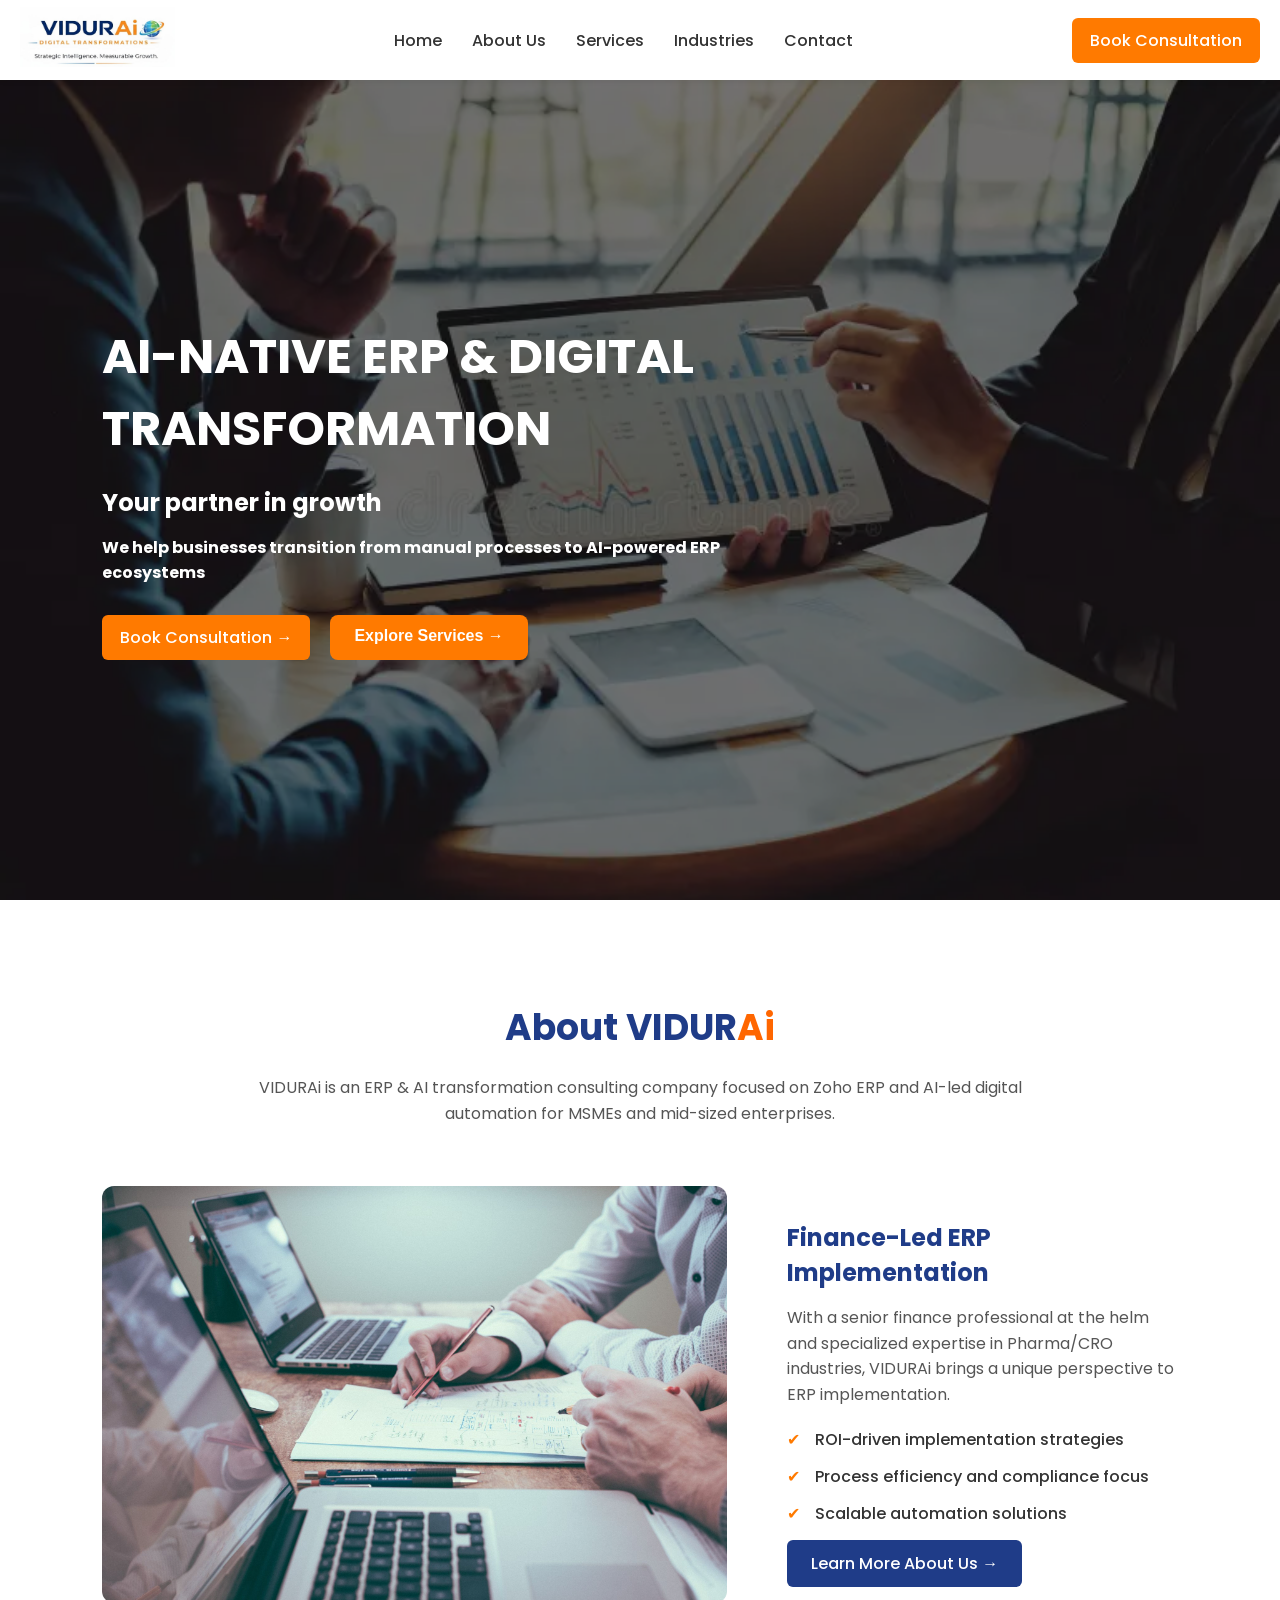
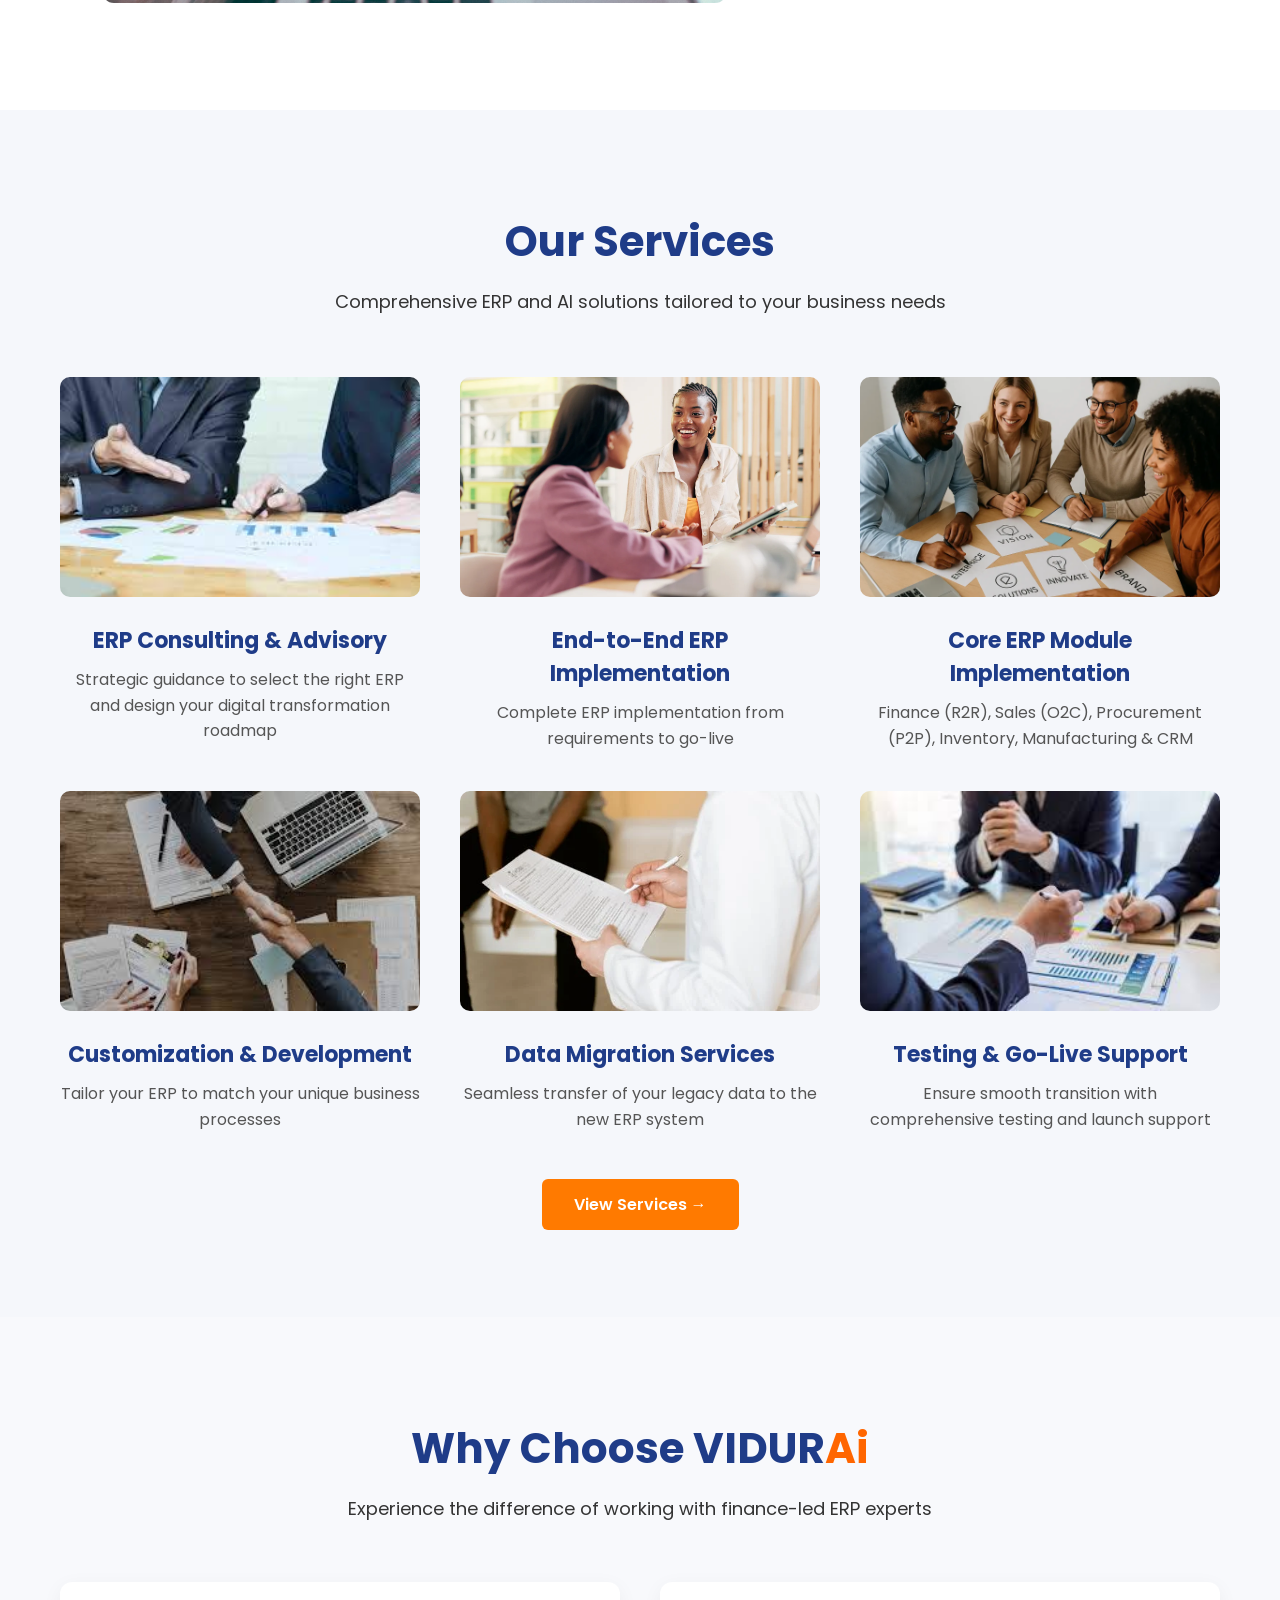
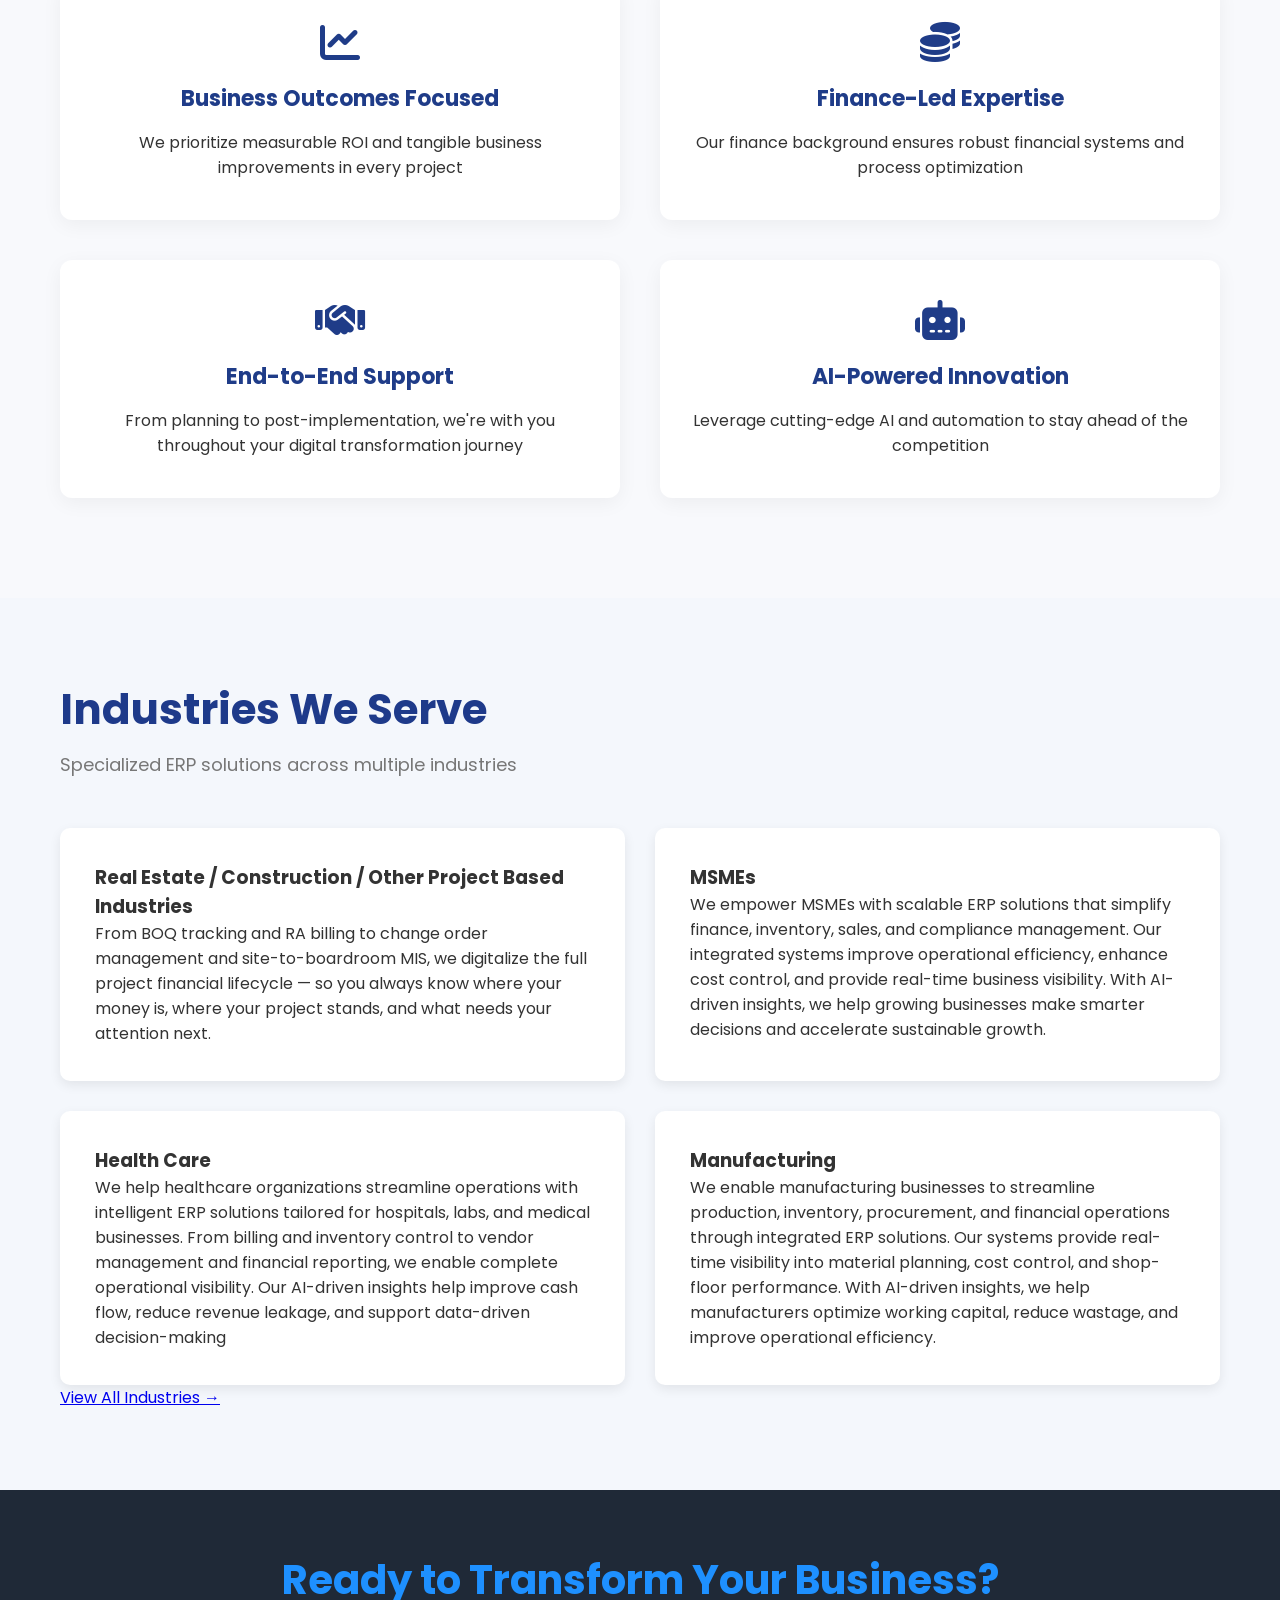
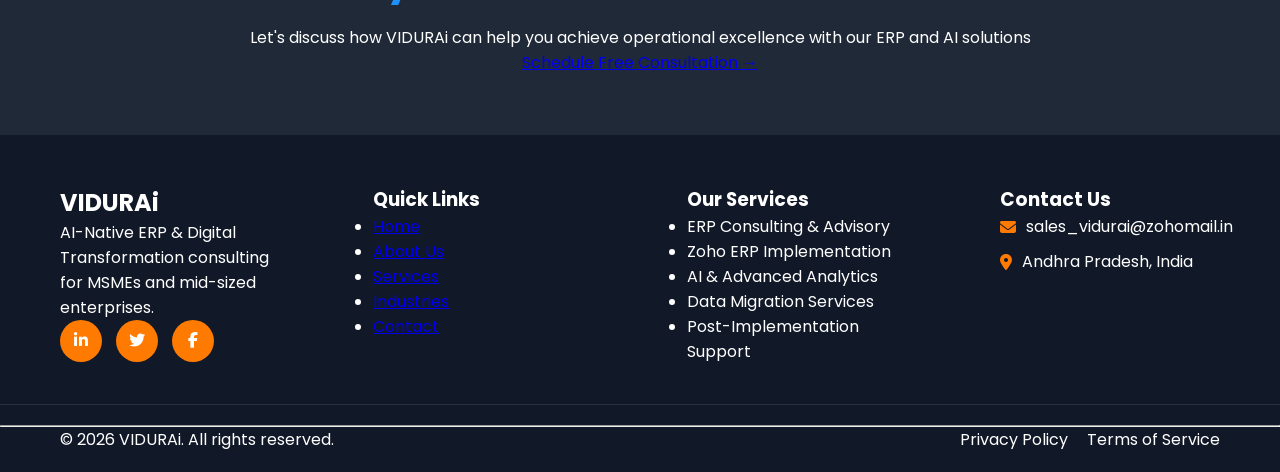
<file: index.html>
<!DOCTYPE html>
<html lang="en">
<head>
    <meta charset="UTF-8">
    <title>VIDURAi</title>

    <!-- External CSS -->
    <link rel="stylesheet" href="home.css">

    <!-- icon setup -->
    <link rel="icon" type="image/png" href="images/favicon.png">
    <!-- Google Font -->
    <link href="https://fonts.googleapis.com/css2?family=Poppins:wght@300;400;500;600;700&display=swap" rel="stylesheet">

    <!--Icons link-->
    <link rel="stylesheet" href="https://cdnjs.cloudflare.com/ajax/libs/font-awesome/6.5.0/css/all.min.css">
</head>
<body>

    <!-- ================= NAVBAR ================= -->
    <header class="navbar">

       <div class="logo">
    <a href="vidurai.in">
        <img src="images/logo.jpg" alt="VIDURAI Logo">
    </a>
       </div>

        <!-- Navigation Links -->
        <nav>
            <ul class="nav-links">
                <li><a href="./">Home</a></li>
                <li><a href="about.html" >About Us</a></li>
                <li><a href="services.html">Services</a></li>
                <li><a href="industries.html">Industries</a></li>
                <li><a href="contact.html">Contact</a></li>
            </ul>
        </nav>

        <!-- CTA Button -->
        <a href="contact.html" class="btn-orange">Book Consultation</a>

    </header>
    <!-- ================= NAVBAR ================= -->

    

    <!-- ================= HERO SECTION ================= -->
<section class="hero-section">

    <div class="hero-content">

        <h1>
            AI-NATIVE ERP & DIGITAL TRANSFORMATION
        </h1>

        <h3>
            Your partner in growth
        </h3>

        <h5>
            We help businesses transition from manual processes to AI-powered ERP ecosystems
        </h5>

        <div class="hero-buttons">
            <a href="contact.html" class="btn-orange">
        Book Consultation →
        </a>

            <!-- <a href="services.html" class="btn-transparent">
        Explore Services
        </a> -->  
            <!-- ADDED BY PRAVEEN ON 17-03-2026 -->
        <a href="services.html"
           style="
             display: inline-block;
             padding: 12px 24px;
             background-color: #ff7a00;
             color: white;
             text-decoration: none;
             border-radius: 8px;
             font-weight: 600;
             font-family: Arial, sans-serif;
             transition: 0.3s ease;
           "
           onmouseover="this.style.backgroundColor='#e66900'"
           onmouseout="this.style.backgroundColor='#ff7a00'">
           Explore Services →
        </a>
        </div>

    </div>

</section>

<!-- ================= HERO SECTION ================= -->


<!-- ================= ABOUT SECTION ================= -->
<section class="about-section">

    <!-- One line gap comes from padding in CSS -->

     <h2 class="about-heading">About VIDUR<span class="orange-text">Ai</span></h2>

    <!-- One line gap -->

    <p class="about-description">
        VIDURAi is an ERP & AI transformation consulting company focused on Zoho ERP 
        and AI-led digital automation for MSMEs and mid-sized enterprises.
    </p>

    <!-- Two line gap before content block -->

    <div class="about-container">

        <!-- Left Image -->
        <div class="about-image">
            <img src="images/about_img.jpg" alt="Finance ERP Implementation">
        </div>

        <!-- Right Content -->
        <div class="about-content">

            <h3>Finance-Led ERP Implementation</h3>

            <p>
                With a senior finance professional at the helm and specialized expertise 
                in Pharma/CRO industries, VIDURAi brings a unique perspective to ERP implementation.
            </p>

            <ul class="about-points">
                <li>ROI-driven implementation strategies</li>
                <li>Process efficiency and compliance focus</li>
                <li>Scalable automation solutions</li>
            </ul>

            <a href="about.html" class="btn-blue">
               Learn More About Us →
            </a>

        </div>

    </div>

</section>

<!-- ================= ABOUT SECTION ================= -->


<!-- ================= OUR SERVICES SECTION ================= -->
<section class="services">
    <div class="container">

        <h2 class="services-title">Our Services</h2>

        <p class="services-subtitle">
            Comprehensive ERP and AI solutions tailored to your business needs
        </p>

        <div class="services-grid">

            <div class="service-box">
                <img src="images/service1.jpg" alt="ERP Consulting">
                <h3>ERP Consulting & Advisory</h3>
                <p>Strategic guidance to select the right ERP and design your digital transformation roadmap</p>
            </div>

            <div class="service-box">
                <img src="images/service2.webp" alt="ERP Implementation">
                <h3>End-to-End ERP Implementation</h3>
                <p>Complete ERP implementation from requirements to go-live</p>
            </div>

            <div class="service-box">
                <img src="images/service3.webp" alt="Core ERP Modules">
                <h3>Core ERP Module Implementation</h3>
                <p>Finance (R2R), Sales (O2C), Procurement (P2P), Inventory, Manufacturing & CRM</p>
            </div>

            <div class="service-box">
                <img src="images/service4.jpg" alt="Customization">
                <h3>Customization & Development</h3>
                <p>Tailor your ERP to match your unique business processes</p>
            </div>

            <div class="service-box">
                <img src="images/service5.webp" alt="Data Migration">
                <h3>Data Migration Services</h3>
                <p>Seamless transfer of your legacy data to the new ERP system</p>
            </div>

            <div class="service-box">
                <img src="images/service6.jpg" alt="Testing Support">
                <h3>Testing & Go-Live Support</h3>
                <p>Ensure smooth transition with comprehensive testing and launch support</p>
            </div>

        </div>

        <!-- Button Added Here -->
        <div class="services-btn">
            <a href="services.html" class="view-btn">
                View Services →
            </a>
        </div>

    </div>
</section>

<!-- ================= OUR SERVICES SECTION ================= -->


<!-- ================= WHY CHOOSE US================= -->

<section class="why-choose">
    <div class="container">

        <h2 class="why-title">Why Choose VIDUR<span class="orange-text">Ai</span></h2>

        <p class="why-subtitle">
            Experience the difference of working with finance-led ERP experts
        </p>

        <div class="why-grid">

            <!-- Box 1 -->
            <div class="why-box">
                <i class="fas fa-chart-line"></i>
                <h3>Business Outcomes Focused</h3>
                <p>We prioritize measurable ROI and tangible business improvements in every project</p>
            </div>

            <!-- Box 2 -->
            <div class="why-box">
                <i class="fas fa-coins"></i>
                <h3>Finance-Led Expertise</h3>
                <p>Our finance background ensures robust financial systems and process optimization</p>
            </div>

            <!-- Box 3 -->
            <div class="why-box">
                <i class="fas fa-handshake"></i>
                <h3>End-to-End Support</h3>
                <p>From planning to post-implementation, we're with you throughout your digital transformation journey</p>
            </div>

            <!-- Box 4 -->
            <div class="why-box">
                <i class="fas fa-robot"></i>
                <h3>AI-Powered Innovation</h3>
                <p>Leverage cutting-edge AI and automation to stay ahead of the competition</p>
            </div>

        </div>

    </div>
</section>

<!-- ================= WHY CHOOSE US================= -->


<!-- ================= INDUSTRIES WE SERVE================= -->
 


<section class="industries">

    <div class="container">

        <!-- Section Heading -->
        <h2 class="industries-title">Industries We Serve</h2>

        <!-- Description -->
        <p class="industries-subtitle">
            Specialized ERP solutions across multiple industries
        </p>

        <!-- Grid Boxes -->
        <div class="industries-grid">

            <!-- Box 1 -->
            <div class="industry-box">
                <h3>Real Estate / Construction / Other Project Based Industries</h3>
                <p>
                From BOQ tracking and RA billing to change order management and site-to-boardroom MIS, we digitalize the full project financial lifecycle — so you always know where your money is, where your project stands, and what needs your attention next.
                </p>
            </div>

            <!-- Box 2 -->
            <div class="industry-box">
                <h3>MSMEs</h3>
                <p>
                We empower MSMEs with scalable ERP solutions that simplify finance, inventory, sales, and compliance management.
                Our integrated systems improve operational efficiency, enhance cost control, and provide real-time business visibility.
                With AI-driven insights, we help growing businesses make smarter decisions and accelerate sustainable growth.
                </p>
            </div>

            <!-- Box 3 -->
            <div class="industry-box">
                <h3>Health Care</h3>
                <p>
                We help healthcare organizations streamline operations with intelligent ERP solutions tailored for hospitals, labs, and medical businesses.
                From billing and inventory control to vendor management and financial reporting, we enable complete operational visibility.
                Our AI-driven insights help improve cash flow, reduce revenue leakage, and support data-driven decision-making
                </p>
            </div>

            <!-- Box 4 -->
            <div class="industry-box">
                <h3>Manufacturing</h3>
                <p>
                We enable manufacturing businesses to streamline production, inventory, procurement, and financial operations through integrated ERP solutions.
                Our systems provide real-time visibility into material planning, cost control, and shop-floor performance.
                With AI-driven insights, we help manufacturers optimize working capital, reduce wastage, and improve operational efficiency.
                </p>
            </div>

        </div>

        <!-- Button -->
        <div class="industries-btn">
            <a href="industries.html" class="industries-button">
                View All Industries →
            </a>
        </div>

    </div>

</section>

 <!-- ================= INDUSTRIES WE SERVE================= -->


 <!-- ================= READY TO TRANSFORM YOUR BUSINESS SECTION================= -->
  <!-- Gap  -->
<div class="section-gap"></div>

<!-- Ready to Transform Your Business Section -->
<section id="cta">
  <!-- Big Blue Title -->
  <h1 class="cta-title">Ready to Transform Your Business?</h1>
  
  <!-- Description -->
  <p class="cta-description">
    Let's discuss how VIDURAi can help you achieve operational excellence with our ERP and AI solutions
  </p>
  
  <!-- Orange Button -->
  <a href="contact.html" class="cta-button">
    Schedule Free Consultation →
  </a>
</section>
<!-- ================= READY TO TRANSFORM YOUR BUSINESS SECTION ================= -->



<!-- Footer Section -->
<footer id="footer">
  <div class="footer-container">

    <!-- Column 1: VIDURAi -->
   <div class="footer-column">
      <h2 class="footer-logo">
        <span>VIDUR</span><span class="orange">Ai</span>
      </h2>
    
      <p>
        AI-Native ERP & Digital Transformation consulting for MSMEs and mid-sized enterprises.
      </p>
    
      <div class="social-buttons">
        <a href="#" class="social-btn"><i class="fab fa-linkedin-in"></i></a>
        <a href="#" class="social-btn"><i class="fab fa-twitter"></i></a>
        <a href="#" class="social-btn"><i class="fab fa-facebook-f"></i></a>
      </div>
    </div>

    <!-- Column 2: Quick Links -->
    <div class="footer-column">
      <h3>Quick Links</h3>
      <ul>
       <li><a href="./">Home</a></li>
        <li><a href="./about.html">About Us</a></li>
        <li><a href="./services.html">Services</a></li>
        <li><a href="./industries.html">Industries</a></li>
        <li><a href="./contact.html">Contact</a></li>
      </ul>
    </div>

    <!-- Column 3: Our Services -->
    <div class="footer-column">
      <h3>Our Services</h3>
      <ul>
        <li>ERP Consulting & Advisory</li>
        <li>Zoho ERP Implementation</li>
        <li>AI & Advanced Analytics</li>
        <li>Data Migration Services</li>
        <li>Post-Implementation Support</li>
      </ul>
    </div>

    <!-- Column 4: Contact Us -->
    <div class="footer-column">
      <h3>Contact Us</h3>
    
      <p style="display:flex; align-items:center; margin-bottom:10px;">
        <i class="fas fa-envelope" style="margin-right:10px; color:#ff7a00;"></i>
        <span>sales_vidurai@zohomail.in</span>
      </p>
    
      <p style="display:flex; align-items:center;">
        <i class="fas fa-map-marker-alt" style="margin-right:10px; color:#ff7a00;"></i>
        <span>Andhra Pradesh, India</span>
      </p>
    
    </div>

  </div>

  <!-- Bottom section -->
  <!-- <div class="footer-bottom">
    <hr>
    <div class="footer-bottom-content">
      <p>© 2026 VIDURAi. All rights reserved.</p>
      <div class="footer-bottom-buttons">
        <a href="#">Privacy Policy</a>
        <a href="#">Terms of Service</a>
      </div>
    </div>
  </div> -->
     <div class="footer-container">
    <!-- ALL 4 COLUMNS HERE -->
      </div>
    
      <!-- Bottom section (FULL WIDTH) -->
      <div class="footer-bottom">
        <hr>
    
        <div class="footer-bottom-content">
          <p>© 2026 VIDURAi. All rights reserved.</p>
    
          <div class="footer-bottom-buttons">
            <a href="#">Privacy Policy</a>
            <a href="#">Terms of Service</a>
          </div>
        </div>
      </div>
</footer>


<!-- Footer Section -->


</body>

</html>
</file>
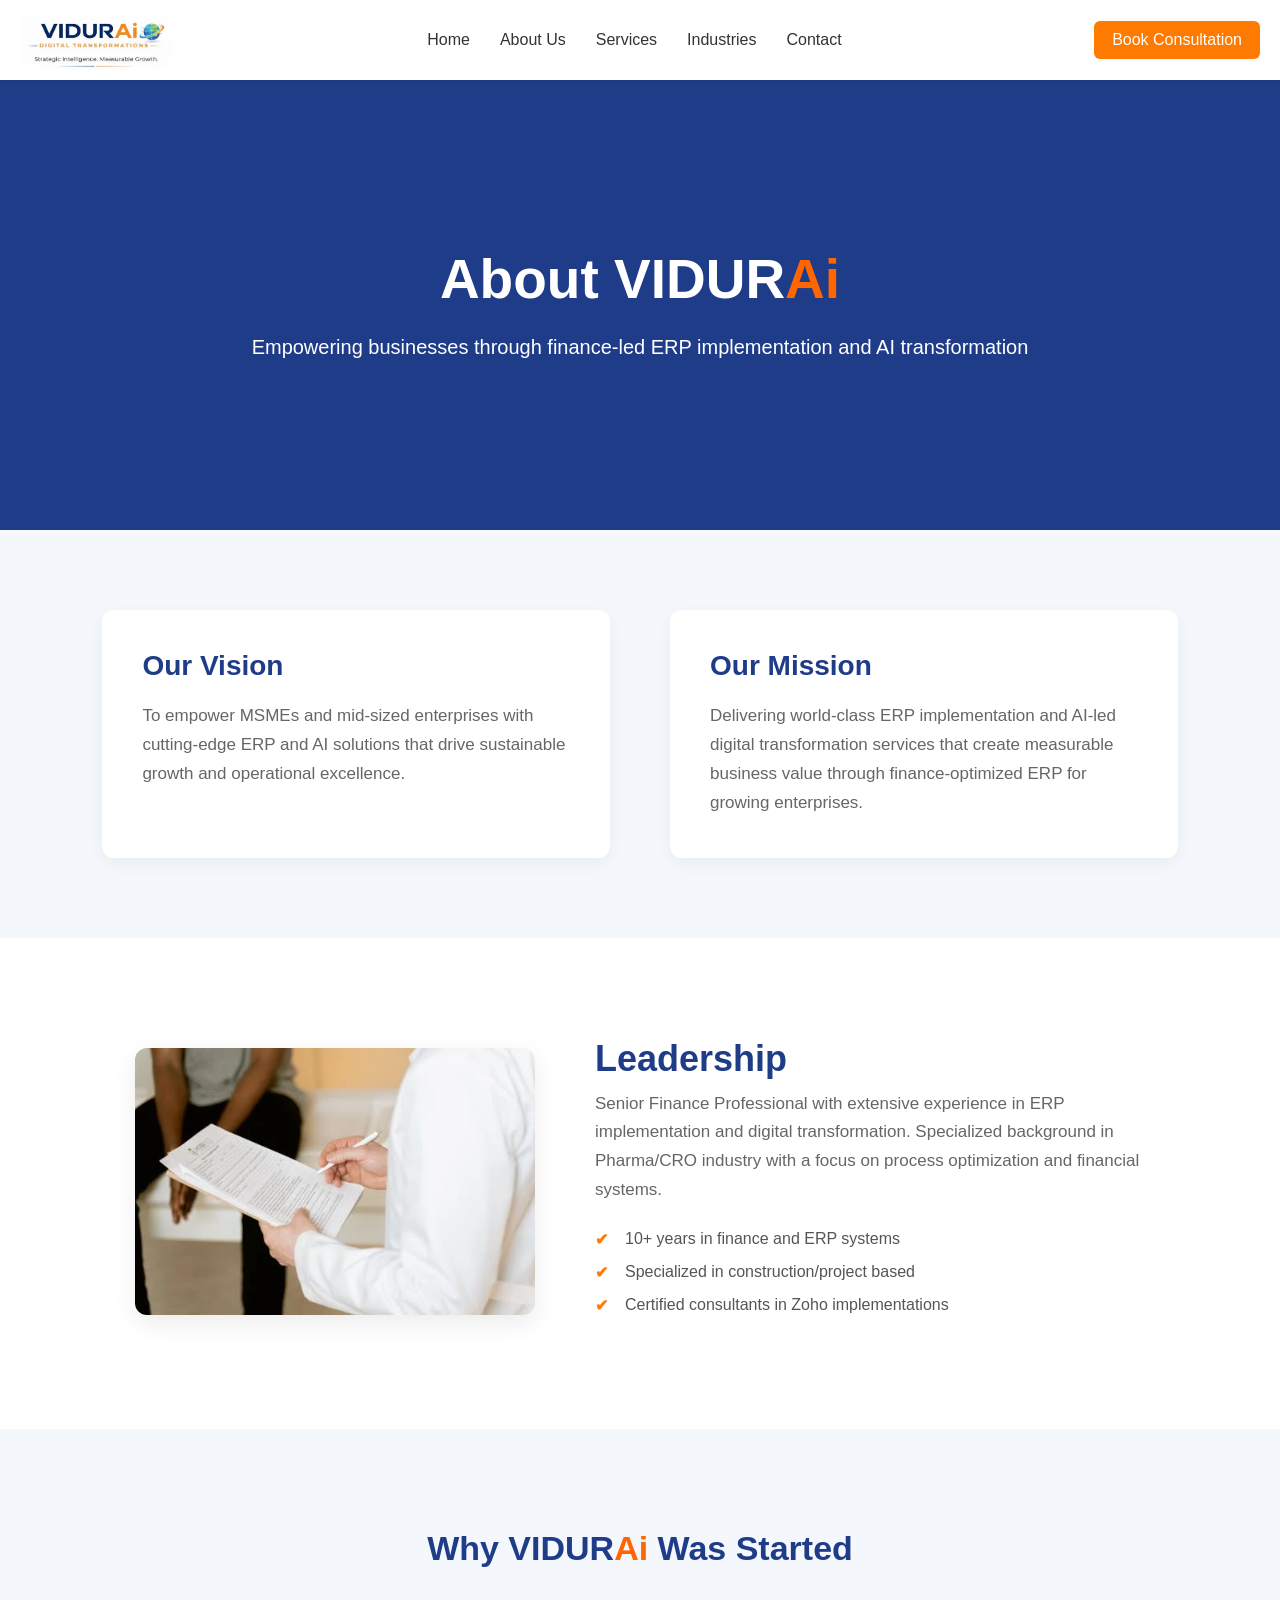
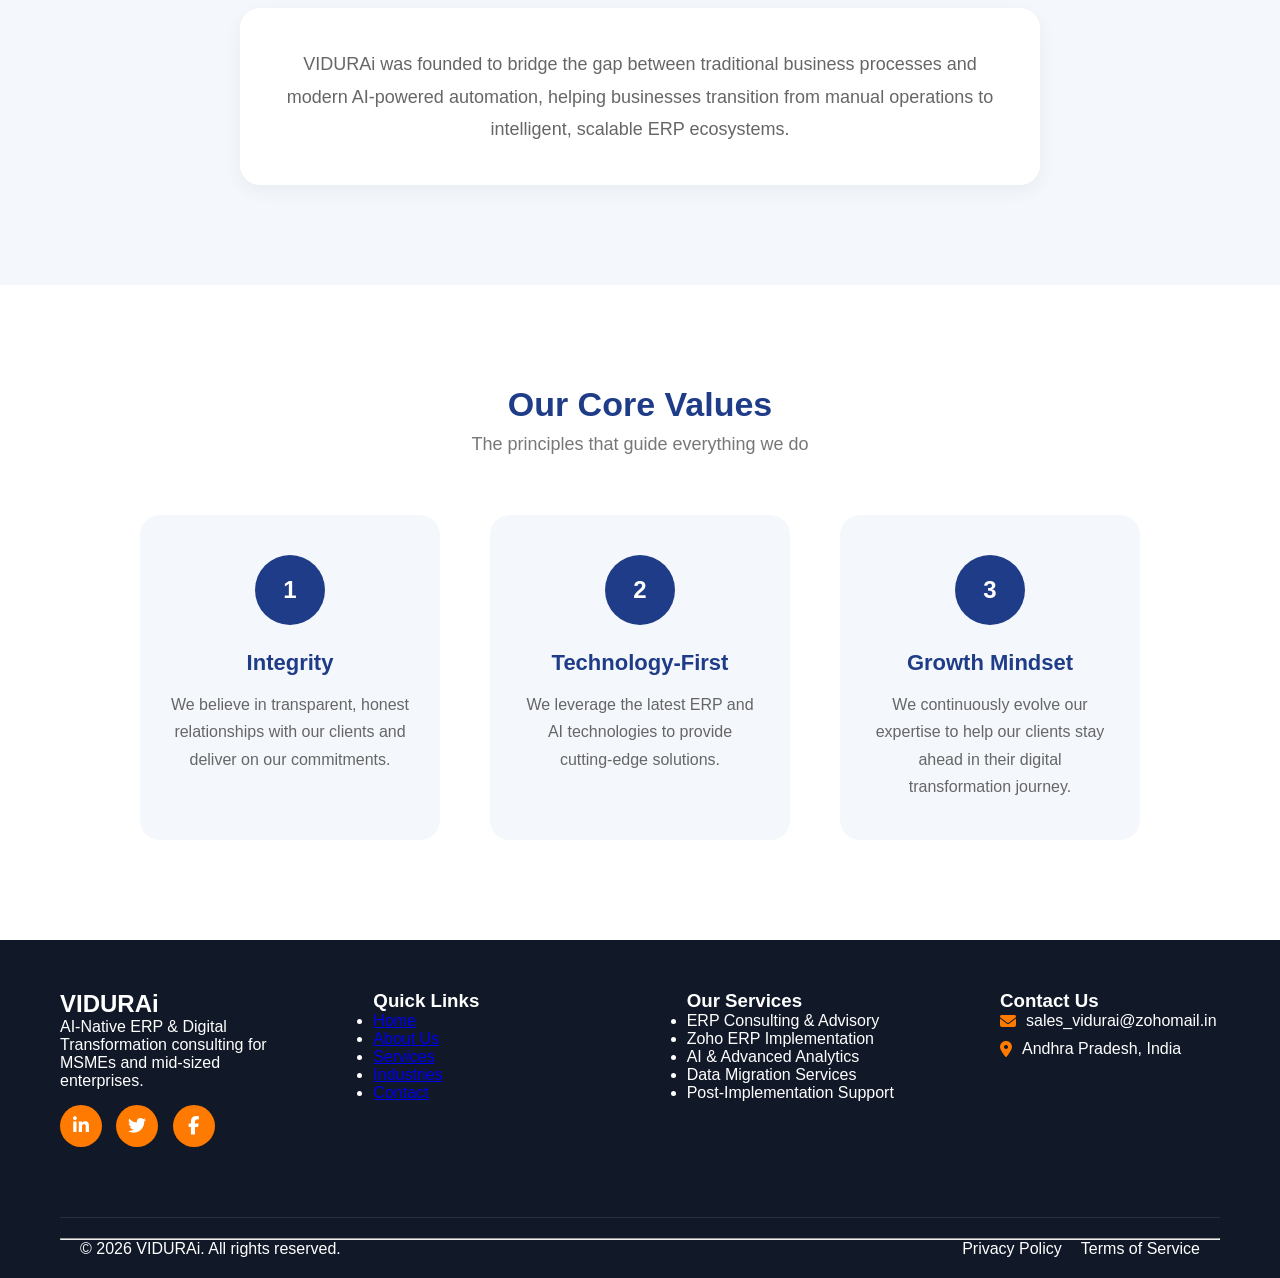
<file: about.html>
<!DOCTYPE html>
<html lang="en">
<head>
    <meta charset="UTF-8">
    <meta name="viewport" content="width=device-width, initial-scale=1.0">
    <title>Document</title>
    <!-- External CSS -->
     <link rel="stylesheet" href="home.css">
    <!-- icon setup -->
    <link rel="icon" type="image/png" href="images/favicon.png">
    <link rel="stylesheet" href="about.css">
    <link rel="stylesheet" href="services.css">
    <link rel="stylesheet" href="industries.css">
    <link rel="stylesheet" href="contact.css">
    <link rel="stylesheet" href="https://cdnjs.cloudflare.com/ajax/libs/font-awesome/6.5.0/css/all.min.css">
</head>
<body>



     <!-- ================= NAVBAR ================= -->
    <header class="navbar">

        <!-- Logo -->
         <div class="logo">
    <a href="home.html">
        <img src="images/logo.jpg" alt="VIDURAI Logo">
    </a>
       </div>

        <!-- Navigation Links -->
        <nav>
            <ul class="nav-links">
                <li><a href="index.html" >Home</a></li>
                <li><a href="about.html" >About Us</a></li>
                <li><a href="services.html">Services</a></li>
                <li><a href="industries.html">Industries</a></li>
                <li><a href="contact.html">Contact</a></li>
            </ul>
        </nav>

        <!-- CTA Button -->
        <a href="contact.html" class="btn-orange">Book Consultation</a>

    </header>
    <!-- ================= NAVBAR ================= -->





    <!-- ABOUT HERO SECTION -->

    <section class="about-hero">
    <div class="about-hero-content">
        <h1 class="about-heading">About VIDUR<span class="orange-text">Ai</span></h1>
        <p>
            Empowering businesses through finance-led ERP implementation 
            and AI transformation
        </p>
    </div>
</section>
<!-- ABOUT HERO SECTION -->


<!-- VISION & MISSION SECTION -->
<section class="vision-mission">
    
    <div class="vm-box">
        <h2>Our Vision</h2>
        <p>
            To empower MSMEs and mid-sized enterprises with cutting-edge ERP 
            and AI solutions that drive sustainable growth and operational excellence.
        </p>
    </div>

    <div class="vm-box">
        <h2>Our Mission</h2>
        <p>
            Delivering world-class ERP implementation and AI-led digital 
            transformation services that create measurable business value 
            through finance-optimized ERP for growing enterprises.
        </p>
    </div>

</section>

<!-- VISION & MISSION SECTION -->


<!-- LEADERSHIP SECTION -->
<section class="leadership">

    <div class="leadership-image">
        <img src="images/service5.webp" alt="Founder & CEO">
    </div>

    <div class="leadership-content">
        <h2 class="leader-title">Leadership</h2>


        <p class="leader-description">
            Senior Finance Professional with extensive experience in ERP 
            implementation and digital transformation. Specialized background 
            in Pharma/CRO industry with a focus on process optimization and 
            financial systems.
        </p>

        <ul class="leader-points">
            <li>10+ years in finance and ERP systems</li>
            <li>Specialized in construction/project based</li>
            <li>Certified consultants in Zoho implementations</li>
        </ul>
    </div>

</section>

<!-- LEADERSHIP SECTION -->

<!-- WHY VIDURAI SECTION -->
<section class="why-started">

    <h2 class="why-title">Why VIDUR<span class="orange-text">Ai</span> Was Started</h2>

    <div class="why-box">
        <p>
            VIDURAi was founded to bridge the gap between traditional 
            business processes and modern AI-powered automation, helping 
            businesses transition from manual operations to intelligent, 
            scalable ERP ecosystems.
        </p>
    </div>

</section>

<!-- WHY VIDURAI SECTION -->


<!-- CORE VALUES SECTION -->
<section class="core-values">

    <h2 class="core-title">Our Core Values</h2>
    <p class="core-subtitle">The principles that guide everything we do</p>

    <div class="core-container">

        <!-- Box 1 -->
        <div class="core-box">
            <div class="core-circle">1</div>
            <h3>Integrity</h3>
            <p>
                We believe in transparent, honest relationships with our 
                clients and deliver on our commitments.
            </p>
        </div>

        <!-- Box 2 -->
        <div class="core-box">
            <div class="core-circle">2</div>
            <h3>Technology-First</h3>
            <p>
                We leverage the latest ERP and AI technologies to 
                provide cutting-edge solutions.
            </p>
        </div>

        <!-- Box 3 -->
        <div class="core-box">
            <div class="core-circle">3</div>
            <h3>Growth Mindset</h3>
            <p>
                We continuously evolve our expertise to help our clients 
                stay ahead in their digital transformation journey.
            </p>
        </div>

    </div>

</section>

<!-- CORE VALUES SECTION -->


<!-- Footer Section -->
<footer id="footer">
  <div class="footer-container">

    <!-- Column 1: VIDURAi -->
    <div class="footer-column">
      <h2 class="footer-logo">
        <span>VIDUR</span><span class="orange">Ai</span>
      </h2>
    
      <p>
        AI-Native ERP & Digital Transformation consulting for MSMEs and mid-sized enterprises.
      </p>
    
      <div class="social-buttons">
        <a href="#" class="social-btn"><i class="fab fa-linkedin-in"></i></a>
        <a href="#" class="social-btn"><i class="fab fa-twitter"></i></a>
        <a href="#" class="social-btn"><i class="fab fa-facebook-f"></i></a>
      </div>
    </div>
    <!-- Column 2: Quick Links -->
    <div class="footer-column">
      <h3>Quick Links</h3>
      <ul>
        <li><a href="#home">Home</a></li>
        <li><a href="#about">About Us</a></li>
        <li><a href="#services">Services</a></li>
        <li><a href="#industries">Industries</a></li>
        <li><a href="#contact">Contact</a></li>
      </ul>
    </div>

    <!-- Column 3: Our Services -->
    <div class="footer-column">
      <h3>Our Services</h3>
      <ul>
        <li>ERP Consulting & Advisory</li>
        <li>Zoho ERP Implementation</li>
        <li>AI & Advanced Analytics</li>
        <li>Data Migration Services</li>
        <li>Post-Implementation Support</li>
      </ul>
    </div>

    <!-- Column 4: Contact Us -->
     <div class="footer-column">
      <h3>Contact Us</h3>
    
      <div style="display:flex; align-items:center; justify-content:left; margin-bottom:10px;">
        <i class="fas fa-envelope" style="color:#ff7a00; margin-right:10px;"></i>
        <span>sales_vidurai@zohomail.in</span>
      </div>
    
      <div style="display:flex; align-items:center; justify-content:left;">
        <i class="fas fa-map-marker-alt" style="color:#ff7a00; margin-right:10px;"></i>
        <span>Andhra Pradesh, India</span>
      </div>
    </div>

  <!-- Bottom section -->
  <div class="footer-bottom">
    <hr>
    <div class="footer-bottom-content">
      <p>© 2026 VIDURAi. All rights reserved.</p>
      <div class="footer-bottom-buttons">
        <a href="#">Privacy Policy</a>
        <a href="#">Terms of Service</a>
      </div>
    </div>
  </div>
</footer>


<!-- Footer Section -->

</body>

</html>
</file>
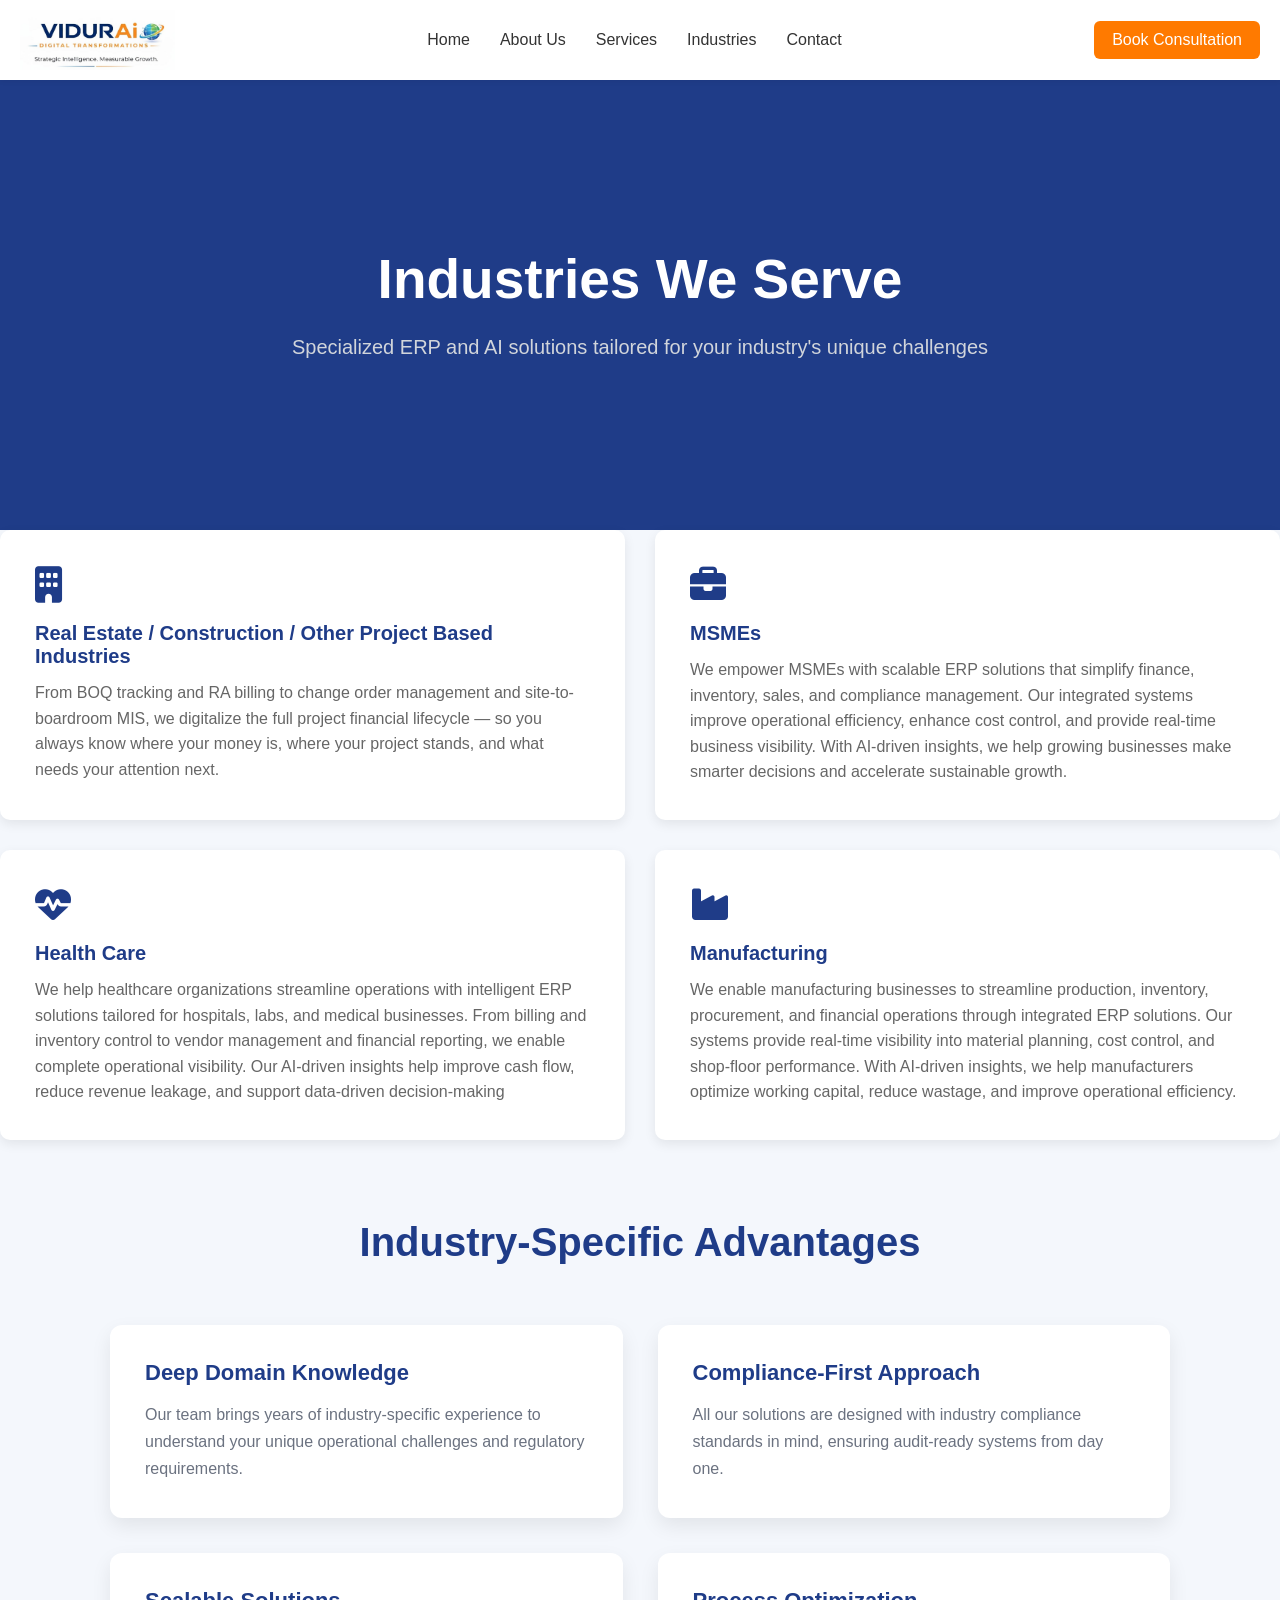
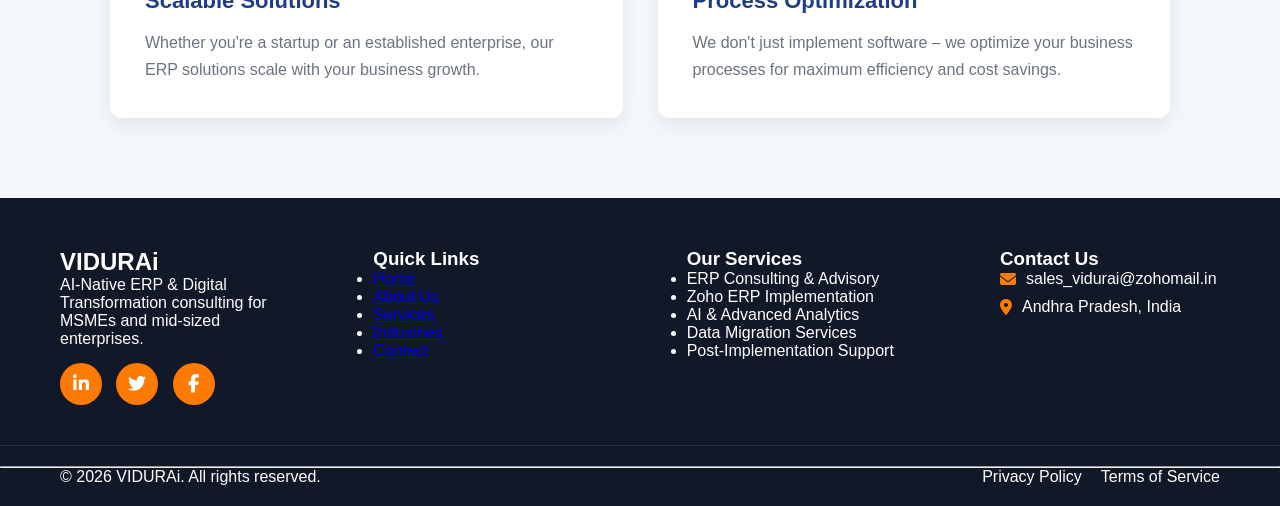
<file: industries.html>
<!DOCTYPE html>
<html lang="en">
<head>
    <meta charset="UTF-8">
    <meta name="viewport" content="width=device-width, initial-scale=1.0">
    <title>Document</title>

    <link rel="stylesheet" href="https://cdnjs.cloudflare.com/ajax/libs/font-awesome/6.5.0/css/all.min.css">
    <!-- External CSS -->
     <link rel="stylesheet" href="home.css">
    <!-- icon setup -->
    <link rel="icon" type="image/png" href="images/favicon.png">
     <link rel="stylesheet" href="about.css">
     <link rel="stylesheet" href="services.css">
     <link rel="stylesheet" href="industries.css">
     <link rel="stylesheet" href="contact.css">
</head>
<body>
     <!-- ================= NAVBAR ================= -->
    <header class="navbar">

        <!-- Logo -->
         <div class="logo">
    <a href="home.html">
        <img src="images/logo.jpg" alt="VIDURAI Logo">
    </a>
       </div>

        <!-- Navigation Links -->
        <nav>
            <ul class="nav-links">
                <li><a href="./">Home</a></li>
                <li><a href="about.html" >About Us</a></li>
                <li><a href="services.html">Services</a></li>
                <li><a href="industries.html">Industries</a></li>
                <li><a href="contact.html">Contact</a></li>
            </ul>
        </nav>

        <!-- CTA Button -->
        <a href="contact.html" class="btn-orange">Book Consultation</a>

    </header>
    <!-- ================= NAVBAR ================= -->

    <!-- ================= HERO SECTION ================= -->

<section class="industries-hero">

    <div class="hero-content">

        <h1>Industries We Serve</h1>

        <p>
            Specialized ERP and AI solutions tailored for your industry's unique challenges
        </p>

    </div>

</section>

<!-- ================= HERO SECTION ================= -->



<!-- ================= INDUSTRIES GRID ================= -->

<div class="industries-grid">

    <!-- Box 1 -->
    <div class="industry-box">
        <div class="industry-icon">
            <i class="fas fa-building"></i>
        </div>

        <h3>Real Estate / Construction / Other Project Based Industries</h3>

        <p>
        From BOQ tracking and RA billing to change order management and site-to-boardroom MIS, we digitalize the full project financial lifecycle — so you always know where your money is, where your project stands, and what needs your attention next.
        </p>
    </div>


    <!-- Box 2 -->
    <div class="industry-box">

        <div class="industry-icon">
            <i class="fas fa-briefcase"></i>
        </div>

        <h3>MSMEs</h3>

        <p>
       We empower MSMEs with scalable ERP solutions that simplify finance, inventory, sales, and compliance management.
       Our integrated systems improve operational efficiency, enhance cost control, and provide real-time business visibility.
       With AI-driven insights, we help growing businesses make smarter decisions and accelerate sustainable growth.
        </p>

    </div>


    <!-- Box 3 -->
    <div class="industry-box">

        <div class="industry-icon">
            <i class="fas fa-heart-pulse"></i>
        </div>

        <h3>Health Care</h3>

        <p>
        We help healthcare organizations streamline operations with intelligent ERP solutions tailored for hospitals, labs, and medical businesses.
        From billing and inventory control to vendor management and financial reporting, we enable complete operational visibility.
        Our AI-driven insights help improve cash flow, reduce revenue leakage, and support data-driven decision-making
        </p>

    </div>


    <!-- Box 4 -->
    <div class="industry-box">

        <div class="industry-icon">
            <i class="fas fa-industry"></i>
        </div>

        <h3>Manufacturing</h3>

        <p>
        We enable manufacturing businesses to streamline production, inventory, procurement, and financial operations through integrated ERP solutions.
        Our systems provide real-time visibility into material planning, cost control, and shop-floor performance.
        With AI-driven insights, we help manufacturers optimize working capital, reduce wastage, and improve operational efficiency.
        </p>

    </div>

</div>

<!-- ================= INDUSTRIES GRID ================= -->


<!-- ================= INDUSTRY ADVANTAGES SECTION ================= -->

<section class="industry-advantages">

    <div class="container">

        <!-- Section Heading -->
        <h2 class="advantages-title">Industry-Specific Advantages</h2>

        <!-- Advantages Grid -->
        <div class="advantages-grid">

            <!-- Box 1 -->
            <div class="advantage-box">
                <h3>Deep Domain Knowledge</h3>
                <p>
                    Our team brings years of industry-specific experience to understand your unique operational challenges and regulatory requirements.
                </p>
            </div>

            <!-- Box 2 -->
            <div class="advantage-box">
                <h3>Compliance-First Approach</h3>
                <p>
                    All our solutions are designed with industry compliance standards in mind, ensuring audit-ready systems from day one.
                </p>
            </div>

            <!-- Box 3 -->
            <div class="advantage-box">
                <h3>Scalable Solutions</h3>
                <p>
                    Whether you're a startup or an established enterprise, our ERP solutions scale with your business growth.
                </p>
            </div>

            <!-- Box 4 -->
            <div class="advantage-box">
                <h3>Process Optimization</h3>
                <p>
                    We don't just implement software – we optimize your business processes for maximum efficiency and cost savings.
                </p>
            </div>

        </div>

    </div>

</section>

<!-- ================= INDUSTRY ADVANTAGES SECTION ================= -->


<!-- Footer Section -->
<footer id="footer">
  <div class="footer-container">

    <!-- Column 1: VIDURAi -->
    <div class="footer-column">
      <h2 class="footer-logo">
        <span>VIDUR</span><span class="orange">Ai</span>
      </h2>
    
      <p>
        AI-Native ERP & Digital Transformation consulting for MSMEs and mid-sized enterprises.
      </p>
    
      <div class="social-buttons">
        <a href="#" class="social-btn"><i class="fab fa-linkedin-in"></i></a>
        <a href="#" class="social-btn"><i class="fab fa-twitter"></i></a>
        <a href="#" class="social-btn"><i class="fab fa-facebook-f"></i></a>
      </div>
    </div>

    <!-- Column 2: Quick Links -->
    <div class="footer-column">
      <h3>Quick Links</h3>
      <ul>
        <li><a href="#home">Home</a></li>
        <li><a href="#about">About Us</a></li>
        <li><a href="#services">Services</a></li>
        <li><a href="#industries">Industries</a></li>
        <li><a href="#contact">Contact</a></li>
      </ul>
    </div>

    <!-- Column 3: Our Services -->
    <div class="footer-column">
      <h3>Our Services</h3>
      <ul>
        <li>ERP Consulting & Advisory</li>
        <li>Zoho ERP Implementation</li>
        <li>AI & Advanced Analytics</li>
        <li>Data Migration Services</li>
        <li>Post-Implementation Support</li>
      </ul>
    </div>

    <!-- Column 4: Contact Us -->
    <div class="footer-column">
      <h3>Contact Us</h3>
    
      <p style="display:flex; align-items:center; margin-bottom:10px;">
        <i class="fas fa-envelope" style="margin-right:10px; color:#ff7a00;"></i>
        <span>sales_vidurai@zohomail.in</span>
      </p>
    
      <p style="display:flex; align-items:center;">
        <i class="fas fa-map-marker-alt" style="margin-right:10px; color:#ff7a00;"></i>
        <span>Andhra Pradesh, India</span>
      </p>
    
    </div>

  </div>

  <!-- Bottom section -->
  <div class="footer-bottom">
    <hr>
    <div class="footer-bottom-content">
      <p>© 2026 VIDURAi. All rights reserved.</p>
      <div class="footer-bottom-buttons">
        <a href="#">Privacy Policy</a>
        <a href="#">Terms of Service</a>
      </div>
    </div>
  </div>
</footer>


<!-- Footer Section -->
</body>

</html>
</file>
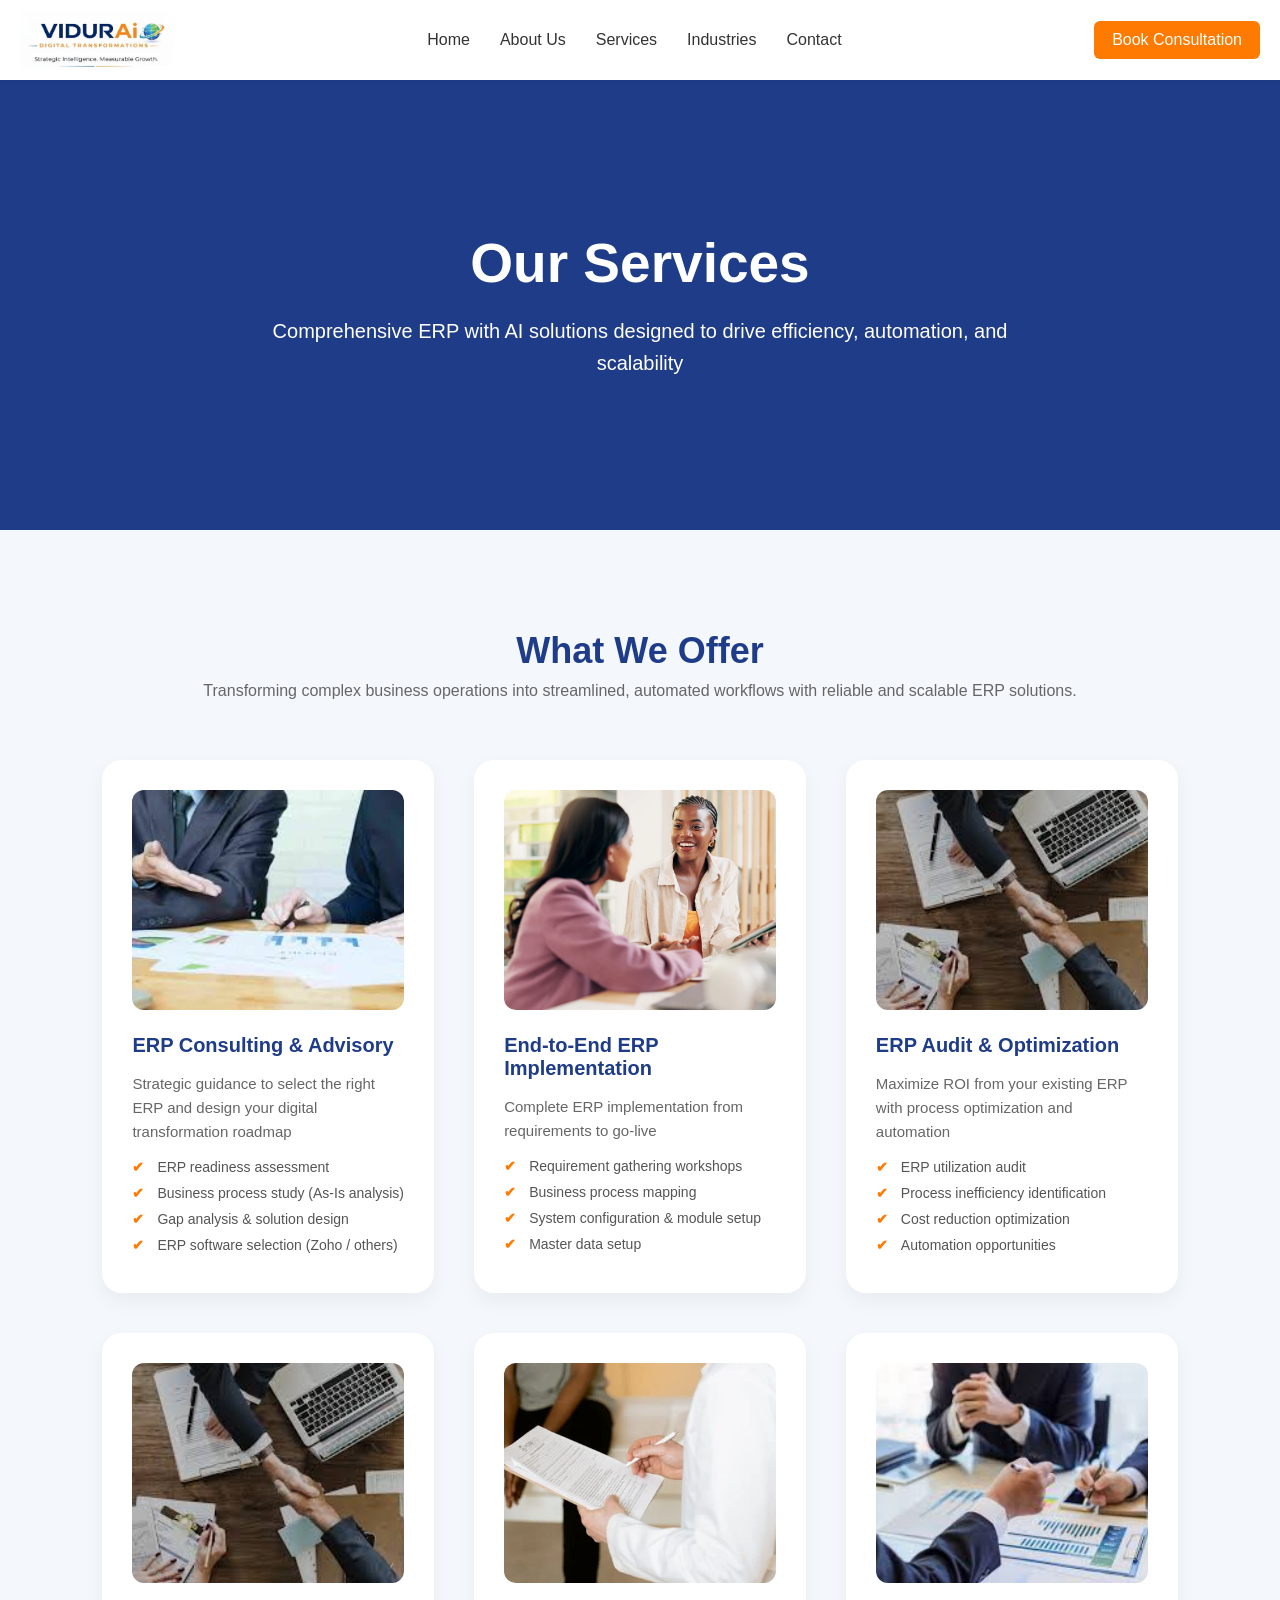
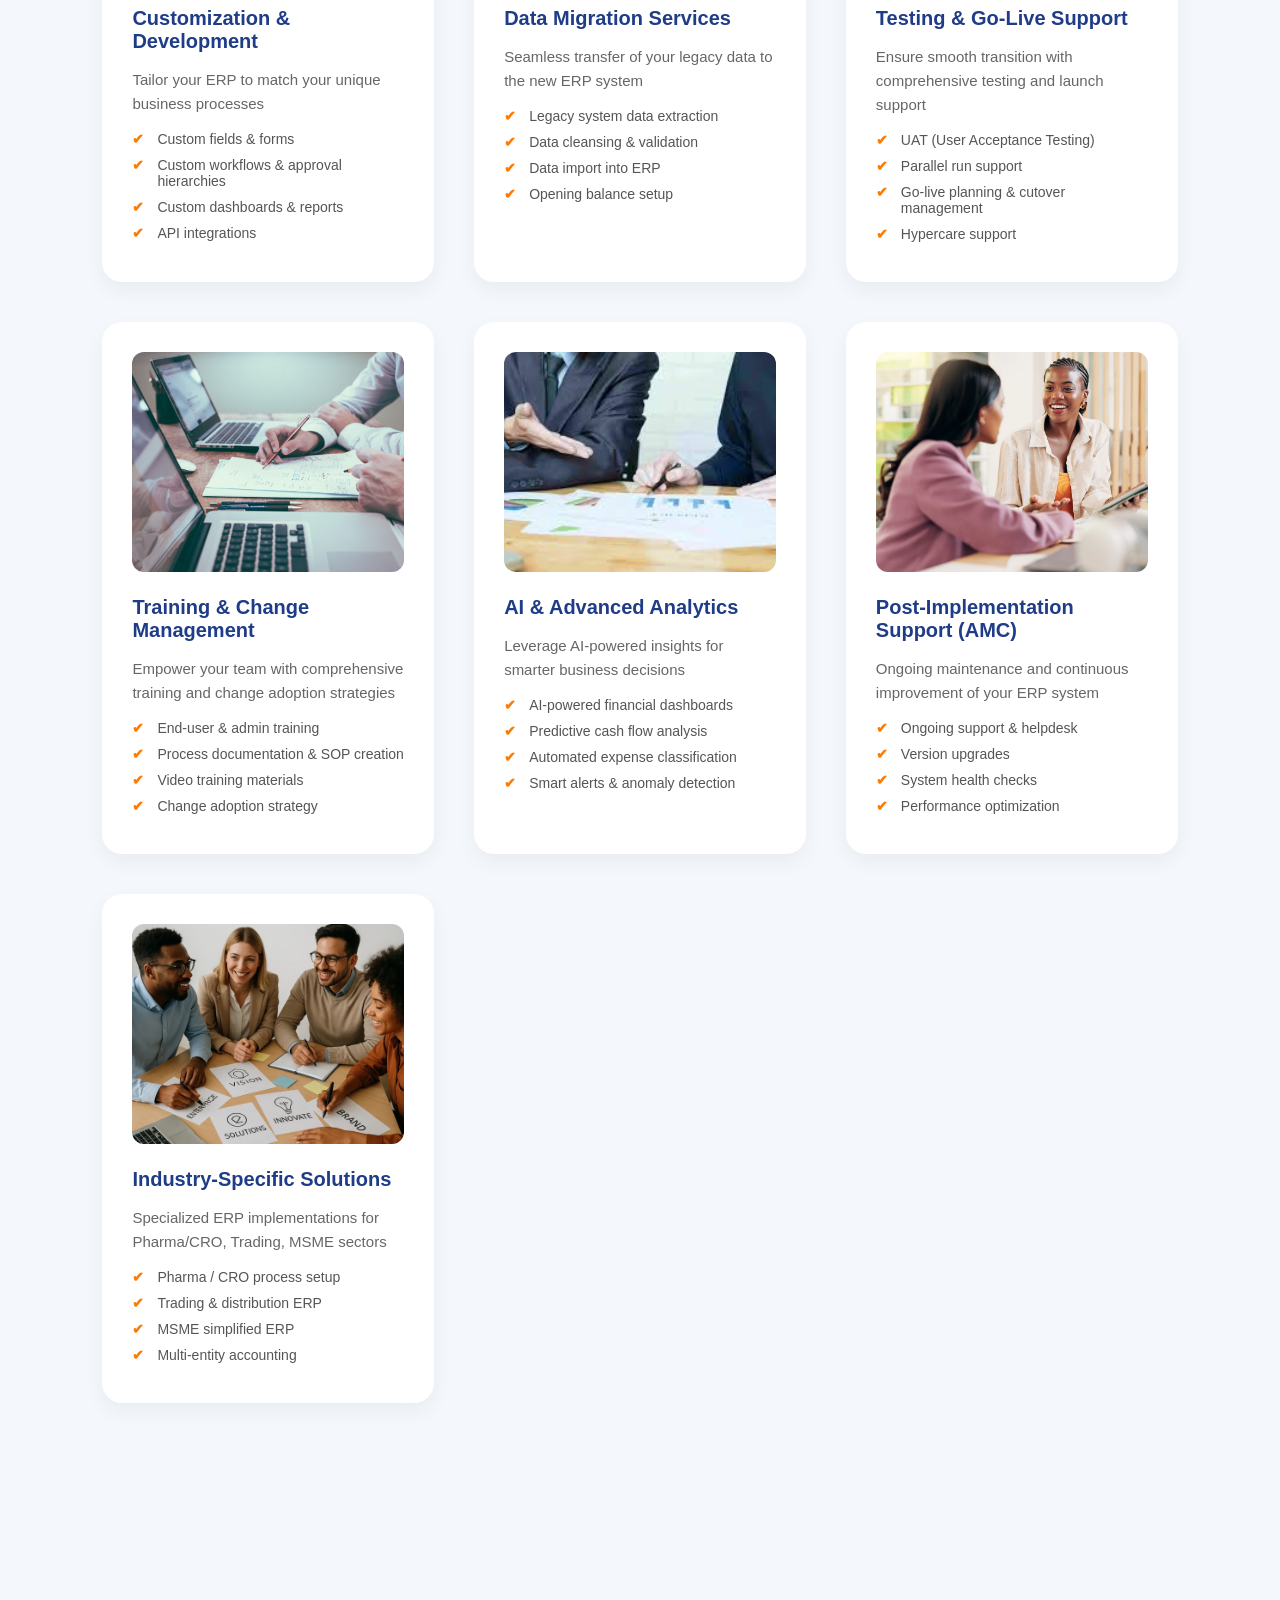
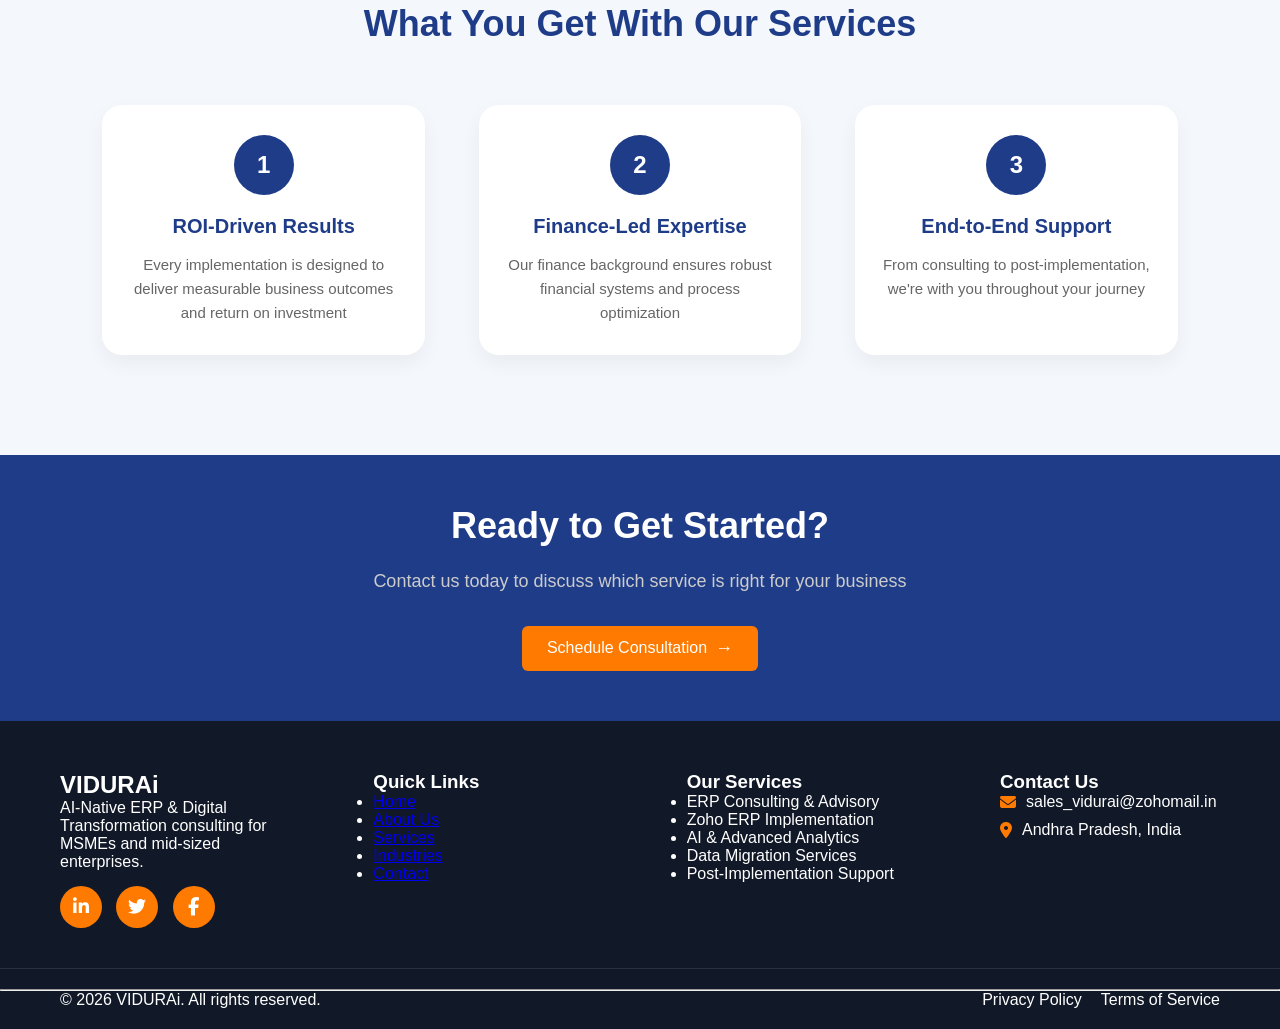
<file: services.html>
<!DOCTYPE html>
<html lang="en">
<head>
    <meta charset="UTF-8">
    <meta name="viewport" content="width=device-width, initial-scale=1.0">
    <title>Document</title>
    <!-- External CSS -->
    <link rel="stylesheet" href="home.css">

    <!-- icon setup -->
    <link rel="icon" type="image/png" href="images/favicon.png">
    <link rel="stylesheet" href="about.css">
    <link rel="stylesheet" href="services.css">
    <link rel="stylesheet" href="industries.css">
    <link rel="stylesheet" href="contact.css">
    <link rel="stylesheet" href="https://cdnjs.cloudflare.com/ajax/libs/font-awesome/6.5.0/css/all.min.css">
</head>
<body>
     
    
    <!-- ================= NAVBAR ================= -->
    <header class="navbar">

        <!-- Logo -->
        <div class="logo">
    <a href="home.html">
        <img src="images/logo.jpg" alt="VIDURAI Logo">
    </a>
       </div>

        <!-- Navigation Links -->
        <nav>
            <ul class="nav-links">
                <li><a href="index.html" >Home</a></li>
                <li><a href="about.html" >About Us</a></li>
                <li><a href="services.html">Services</a></li>
                <li><a href="industries.html">Industries</a></li>
                <li><a href="contact.html">Contact</a></li>
            </ul>
        </nav>

        <!-- CTA Button -->
        <a href="contact.html" class="btn-orange">Book Consultation</a>

    </header>
    <!-- ================= NAVBAR ================= -->



    <!-- ABOUT HERO SECTION -->

    <section class="about-hero">
    <div class="about-hero-content">
        <h1>Our Services</h1>
        <p>
           Comprehensive ERP with AI solutions designed to drive efficiency, automation, and scalability
        </p>
    </div>
</section>
<!-- ABOUT HERO SECTION -->


<!-- ================= SERVICES GRID SECTION ================= -->
<section class="services-section">
    <h2 class="services-title">What We Offer</h2>
    <p class="services-desc">Transforming complex business operations into streamlined, automated workflows with reliable and scalable ERP solutions.</p>

    <div class="services-container">
        <!-- Box 1 -->
        <div class="service-box">
            <img src="images/service1.jpg" alt="ERP Consulting">
            <h3>ERP Consulting & Advisory</h3>
            <p>Strategic guidance to select the right ERP and design your digital transformation roadmap</p>
            <ul>
                <li>ERP readiness assessment</li>
                <li>Business process study (As-Is analysis)</li>
                <li>Gap analysis & solution design</li>
                <li>ERP software selection (Zoho / others)</li>
            </ul>
        </div>

        <!-- Box 2 -->
        <div class="service-box">
            <img src="images/service2.webp" alt="ERP Implementation">
            <h3>End-to-End ERP Implementation</h3>
            <p>Complete ERP implementation from requirements to go-live</p>
            <ul>
                <li>Requirement gathering workshops</li>
                <li>Business process mapping</li>
                <li>System configuration & module setup</li>
                <li>Master data setup</li>
            </ul>
        </div>

       <!-- Box 3 -->
        <div class="service-box">
            <img src="images/service4.jpg"alt="ERP Audit">
            <h3>ERP Audit & Optimization</h3>
            <p>Maximize ROI from your existing ERP with process optimization and automation</p>
            <ul>
                <li>ERP utilization audit</li>
                <li>Process inefficiency identification</li>
                <li>Cost reduction optimization</li>
                <li>Automation opportunities</li>
            </ul>
        </div>

        <!-- Box 4 -->
        <div class="service-box">
            <img src="images/service4.jpg" alt="Customization">
            <h3>Customization & Development</h3>
            <p>Tailor your ERP to match your unique business processes</p>
            <ul>
                <li>Custom fields & forms</li>
                <li>Custom workflows & approval hierarchies</li>
                <li>Custom dashboards & reports</li>
                <li>API integrations</li>
            </ul>
        </div>

        <!-- Box 5 -->
        <div class="service-box">
            <img src="images/service5.webp" alt="Data Migration">
            <h3>Data Migration Services</h3>
            <p>Seamless transfer of your legacy data to the new ERP system</p>
            <ul>
                <li>Legacy system data extraction</li>
                <li>Data cleansing & validation</li>
                <li>Data import into ERP</li>
                <li>Opening balance setup</li>
            </ul>
        </div>

        <!-- Box 6 -->
        <div class="service-box">
            <img src="images/service6.jpg" alt="Testing">
            <h3>Testing & Go-Live Support</h3>
            <p>Ensure smooth transition with comprehensive testing and launch support</p>
            <ul>
                <li>UAT (User Acceptance Testing)</li>
                <li>Parallel run support</li>
                <li>Go-live planning & cutover management</li>
                <li>Hypercare support</li>
            </ul>
        </div>

        <!-- Box 7 -->
        <div class="service-box">
            <img src="images/about_img.jpg" alt="Training">
            <h3>Training & Change Management</h3>
            <p>Empower your team with comprehensive training and change adoption strategies</p>
            <ul>
                <li>End-user & admin training</li>
                <li>Process documentation & SOP creation</li>
                <li>Video training materials</li>
                <li>Change adoption strategy</li>
            </ul>
        </div>

        <!-- Box 8 -->
        <div class="service-box">
            <img src="images/service1.jpg" alt="AI Analytics">
            <h3>AI & Advanced Analytics</h3>
            <p>Leverage AI-powered insights for smarter business decisions</p>
            <ul>
                <li>AI-powered financial dashboards</li>
                <li>Predictive cash flow analysis</li>
                <li>Automated expense classification</li>
                <li>Smart alerts & anomaly detection</li>
            </ul>
        </div>

        <!-- Box 9 -->
        <div class="service-box">
            <img src="images/service2.webp" alt="AMC">
            <h3>Post-Implementation Support (AMC)</h3>
            <p>Ongoing maintenance and continuous improvement of your ERP system</p>
            <ul>
                <li>Ongoing support & helpdesk</li>
                <li>Version upgrades</li>
                <li>System health checks</li>
                <li>Performance optimization</li>
            </ul>
        </div>

        <!-- Box 10 -->
        <div class="service-box">
            <img src="images/service3.webp" alt="Industry Solutions">
            <h3>Industry-Specific Solutions</h3>
            <p>Specialized ERP implementations for Pharma/CRO, Trading, MSME sectors</p>
            <ul>
                <li>Pharma / CRO process setup</li>
                <li>Trading & distribution ERP</li>
                <li>MSME simplified ERP</li>
                <li>Multi-entity accounting</li>
            </ul>
        </div>

    </div>
</section>

<!-- ================= SERVICES GRID SECTION ================= -->


<!-- ================= WHAT YOU GET SECTION ================= -->
<section class="what-you-get-section">
    <h2 class="what-you-get-title">What You Get With Our Services</h2>

    <div class="what-you-get-container">
        <!-- Box 1 -->
        <div class="get-box">
            <div class="circle-number">1</div>
            <h3>ROI-Driven Results</h3>
            <p>Every implementation is designed to deliver measurable business outcomes and return on investment</p>
        </div>

        <!-- Box 2 -->
        <div class="get-box">
            <div class="circle-number">2</div>
            <h3>Finance-Led Expertise</h3>
            <p>Our finance background ensures robust financial systems and process optimization</p>
        </div>

        <!-- Box 3 -->
        <div class="get-box">
            <div class="circle-number">3</div>
            <h3>End-to-End Support</h3>
            <p>From consulting to post-implementation, we're with you throughout your journey</p>
        </div>
    </div>
</section>

<!-- ================= WHAT YOU GET SECTION ================= -->


<!-- ================= READY TO GET STARTED SECTION ================= -->
<section class="cta-section">
    <div class="cta-content">
        <h2>Ready to Get Started?</h2>
        <p>Contact us today to discuss which service is right for your business</p>
        <a href="contact.html" class="cta-button">
           Schedule Consultation <span class="arrow">→</span>
        </a>
    </div>
</section>

<!-- ================= READY TO GET STARTED SECTION ================= -->

<!-- Footer Section -->
<footer id="footer">
  <div class="footer-container">

    <!-- Column 1: VIDURAi -->
    <div class="footer-column">
      <h2 class="footer-logo">
        <span>VIDUR</span><span class="orange">Ai</span>
      </h2>
    
      <p>
        AI-Native ERP & Digital Transformation consulting for MSMEs and mid-sized enterprises.
      </p>
    
      <div class="social-buttons">
        <a href="#" class="social-btn"><i class="fab fa-linkedin-in"></i></a>
        <a href="#" class="social-btn"><i class="fab fa-twitter"></i></a>
        <a href="#" class="social-btn"><i class="fab fa-facebook-f"></i></a>
      </div>
    </div>


    <!-- Column 2: Quick Links -->
    <div class="footer-column">
      <h3>Quick Links</h3>
      <ul>
        <li><a href="#home">Home</a></li>
        <li><a href="#about">About Us</a></li>
        <li><a href="#services">Services</a></li>
        <li><a href="#industries">Industries</a></li>
        <li><a href="#contact">Contact</a></li>
      </ul>
    </div>

    <!-- Column 3: Our Services -->
    <div class="footer-column">
      <h3>Our Services</h3>
      <ul>
        <li>ERP Consulting & Advisory</li>
        <li>Zoho ERP Implementation</li>
        <li>AI & Advanced Analytics</li>
        <li>Data Migration Services</li>
        <li>Post-Implementation Support</li>
      </ul>
    </div>

    <!-- Column 4: Contact Us -->
   <div class="footer-column">
      <h3>Contact Us</h3>
    
      <p style="display:flex; align-items:center; margin-bottom:10px;">
        <i class="fas fa-envelope" style="margin-right:10px; color:#ff7a00;"></i>
        <span>sales_vidurai@zohomail.in</span>
      </p>
    
      <p style="display:flex; align-items:center;">
        <i class="fas fa-map-marker-alt" style="margin-right:10px; color:#ff7a00;"></i>
        <span>Andhra Pradesh, India</span>
      </p>
    
    </div>

  </div>

  <!-- Bottom section -->
  <div class="footer-bottom">
    <hr>
    <div class="footer-bottom-content">
      <p>© 2026 VIDURAi. All rights reserved.</p>
      <div class="footer-bottom-buttons">
        <a href="#">Privacy Policy</a>
        <a href="#">Terms of Service</a>
      </div>
    </div>
  </div>
</footer>


<!-- Footer Section -->

</body>

</html>
</file>
<file: home.css>
/* ================= GLOBAL RESET ================= */

*{
margin:0;
padding:0;
box-sizing:border-box;
}

html,body{
overflow-x:hidden;
}

body{
font-family:'Poppins',sans-serif;
background:#f5f7fb;
color:#333;
padding-top:80px;
}

/* ================= GLOBAL CONTAINER ================= */

.container{
max-width:1200px;
margin:auto;
padding:0 20px;
}

/* ================= NAVBAR ================= */

.navbar{
display:flex;
align-items:center;
justify-content:space-between;
padding:0 20px;
height:80px;
background:#fff;
position:fixed;
top:0;
left:0;
width:100%;
z-index:1000;
box-shadow:0 2px 5px rgba(0,0,0,0.05);
}

.logo img{
height:60px;
}

.nav-links{
display:flex;
list-style:none;
gap:30px;
}

.nav-links a{
text-decoration:none;
color:#333;
font-weight:500;
transition:0.3s;
}

.nav-links a:hover{
color:#ff7a00;
}

.btn-orange{
background:#ff7a00;
color:white;
border:none;
padding:10px 18px;
border-radius:6px;
text-decoration:none;
cursor:pointer;
font-weight:500;
transition:0.3s;
}

.btn-orange:hover{
background:#e56700;
}

/* ================= HERO SECTION ================= */

.hero-section{
position:relative;
min-height:calc(100vh - 80px);
background-image:url("images/hero_section_img.webp");
background-size:cover;
background-position:center;
display:flex;
align-items:center;
padding-left:8%;
}

.hero-section::before{
content:"";
position:absolute;
inset:0;
background:rgba(0,0,0,0.55);
}

.hero-content{
position:relative;
color:white;
max-width:700px;
}

.hero-content h1{
font-size:48px;
font-weight:700;
margin-bottom:20px;
}

.hero-content h3{
font-size:24px;
margin-bottom:15px;
}

.hero-content h5{
font-size:16px;
margin-bottom:30px;
}

.hero-buttons{
display:flex;
gap:20px;
}

/* ================= ABOUT SECTION ================= */

.about-section{
padding:100px 8%;
background:#fff;
}

.about-heading{
text-align:center;
font-size:36px;
color:#1f3c88;
margin-bottom:20px;
}

.about-description{
text-align:center;
max-width:800px;
margin:0 auto 60px;
line-height:1.6;
color:#555;
}

.about-container{
display:flex;
align-items:center;
gap:60px;
}

.about-image img{
width:100%;
border-radius:12px;
}

.about-content h3{
font-size:24px;
margin-bottom:15px;
color:#1f3c88;
}

.about-content p{
margin-bottom:20px;
line-height:1.6;
color:#555;
}

.about-points{
list-style:none;
margin-bottom:25px;
}

.about-points li{
margin-bottom:12px;
padding-left:28px;
position:relative;
font-weight:500;
}

.about-points li::before{
content:"✔";
position:absolute;
left:0;
color:#ff7a00;
}

.btn-blue{
background:#1f3c88;
color:white;
padding:12px 24px;
border-radius:6px;
text-decoration:none;
font-weight:500;
}

.btn-blue:hover{
background:#162d66;
}

.orange-text{
color:#ff6600;
}

/* ================= SERVICES ================= */

.services{
padding:100px 0;
text-align:center;
}

.services-title{
font-size:42px;
font-weight:bold;
color:#1f3c88;
margin-bottom:15px;
}

.services-subtitle{
max-width:800px;
margin:0 auto 60px;
font-size:18px;
line-height:1.6;
}

.services-grid{
display:grid;
grid-template-columns:repeat(3,1fr);
gap:40px;
}

.service-box img{
width:100%;
height:220px;
object-fit:cover;
border-radius:10px;
margin-bottom:20px;
}

.service-box h3{
font-size:22px;
color:#1f3c88;
margin-bottom:10px;
}

.service-box p{
color:#555;
line-height:1.6;
}

.services-btn{
margin-top:60px;
}

.view-btn{
background:#ff7a00;
color:white;
padding:14px 32px;
border-radius:6px;
text-decoration:none;
font-weight:600;
}

.view-btn:hover{
background:#cc6200;
}

/* ================= WHY CHOOSE ================= */

.why-choose{
padding:100px 0;
background:#f8f9fc;
}

.why-title{
text-align:center;
font-size:42px;
color:#1f3c88;
margin-bottom:15px;
}

.why-subtitle{
text-align:center;
max-width:800px;
margin:0 auto 60px;
font-size:18px;
}

.why-grid{
display:grid;
grid-template-columns:repeat(2,1fr);
gap:40px;
}

.why-box{
background:#fff;
padding:40px 30px;
border-radius:12px;
text-align:center;
box-shadow:0 5px 20px rgba(0,0,0,0.05);
}

.why-box i{
font-size:40px;
color:#1f3c88;
margin-bottom:20px;
}

.why-box h3{
font-size:22px;
margin-bottom:15px;
color:#1f3c88;
}

/* ================= INDUSTRIES ================= */

.industries{
padding:80px 20px;
background:#f4f7fc;
}

.industries-title{
font-size:42px;
font-weight:700;
color:#1e3a8a;
margin-bottom:10px;
}

.industries-subtitle{
font-size:18px;
color:#777;
margin-bottom:50px;
}

.industries-grid{
display:grid;
grid-template-columns:repeat(2,1fr);
gap:30px;
}

.industry-box{
background:white;
padding:35px;
border-radius:10px;
box-shadow:0 4px 12px rgba(0,0,0,0.08);
}

/* ================= CTA ================= */

#cta{
background:#1F2937;
padding:60px 20px;
text-align:center;
color:white;
}

.cta-title{
color:#1E90FF;
font-size:2.5rem;
margin-bottom:15px;
}

/* ================= FOOTER ================= */

#footer{
background:#111827;
color:white;
padding:50px 0 0 0;
}

.footer-container{
display:flex;
justify-content:space-between;
flex-wrap:wrap;
gap:30px;
max-width:1200px;
margin:auto;
padding:0 20px;
}

.footer-column{
width:220px;
}

/* SOCIAL */
.social-btn{
display:inline-block;
width:42px;
height:42px;
line-height:42px;
text-align:center;
border-radius:50%;
background:#ff7a00;
color:white;
margin-right:10px;
}

/* FOOTER BOTTOM FULL WIDTH */
.footer-bottom{
width:100%;
margin-top:40px;
border-top:1px solid rgba(255,255,255,0.1);
padding:20px 0;
}

.footer-bottom-content{
max-width:1200px;
margin:auto;
display:flex;
justify-content:space-between;
align-items:center;
flex-wrap:wrap;
padding:0 20px;
}

.footer-bottom-buttons a{
color:white;
margin-left:15px;
text-decoration:none;
}

.footer-bottom-buttons a:hover{
color:#ff7a00;
}

/* ================= MOBILE ================= */

@media (max-width:768px){

body{
padding-top:140px;
}

.navbar{
flex-direction:column;
padding:15px;
align-items:flex-start;
}

.nav-links{
flex-direction:column;
width:100%;
gap:10px;
}

.btn-orange{
width:100%;
text-align:center;
margin-top:10px;
}

.footer-container{
flex-direction:column;
align-items:center;
text-align:center;
}

.footer-bottom-content{
flex-direction:column;
gap:10px;
text-align:center;
}

.footer-bottom-buttons a{
margin:0 10px;
}

/* ONLY Quick Links inside footer */
#footer .footer-column ul li a {
    color: #fff;
    text-decoration: none;
}

#footer .footer-column ul li a:hover {
    color: #ff7a00;
}

  
}
</file>
<file: about.css>
/* ================= GLOBAL RESET ================= */

* {
    margin: 0;
    padding: 0;
    box-sizing: border-box;
}

html, body {
    overflow-x: hidden; /* Prevent horizontal scroll */
}

body {
    font-family: 'Poppins', sans-serif;
    background: #f5f7fb;
    color: #333;
    padding-top: 80px; /* Reserve space for fixed navbar */
}

/* ================= NAVBAR ================= */

.navbar {
    display: flex;
    align-items: center;          /* Vertically center content */
    justify-content: space-between;
    padding: 0 20px;
    height: 80px;                 /* Fixed navbar height */
    background: #ffffff;
    position: fixed;              /* Keep navbar on top */
    top: 0;
    left: 0;
    width: 100%;
    z-index: 1000;
    box-shadow: 0 2px 5px rgba(0,0,0,0.05); /* subtle shadow */
}

/* LOGO */

.navbar .logo img {
    height: 60px;   /* Bigger logo */
    width: auto;    /* Maintain aspect ratio */
    display: block;
}

/* NAV LINKS */

.nav-links {
    display: flex;
    list-style: none;
    gap: 30px;
}

.nav-links a {
    text-decoration: none;
    color: #333;
    font-weight: 500;
    transition: 0.3s;
}

.nav-links a:hover {
    color: #ff7a00;
}

/* BUTTON */

.btn-orange {
    background: #ff7a00;
    color: white;
    border: none;
    padding: 10px 18px;
    border-radius: 6px;
    text-decoration: none;
    cursor: pointer;
    font-weight: 500;
    transition: 0.3s ease;
}

.btn-orange:hover {
    background-color: #e56700;
}

/* ================= RESPONSIVE NAVBAR ================= */

@media (max-width: 1024px) {
    .navbar {
        flex-wrap: wrap;
        height: auto;
        padding: 10px 20px;
    }

    .nav-links {
        flex-wrap: wrap;
        gap: 15px;
        margin-top: 10px;
    }

    .btn-orange {
        margin-top: 10px;
    }
}

@media (max-width: 768px) {
    .navbar {
        flex-direction: column;
        align-items: flex-start;
    }

    .nav-links {
        flex-direction: column;
        gap: 10px;
        width: 100%;
    }

    .btn-orange {
        align-self: center;
        width: 100%;
        text-align: center;
    }
}

/* ================= OPTIONAL: NAVBAR SHADOW ON SCROLL ================= */
.navbar.scrolled {
    box-shadow: 0 4px 10px rgba(0,0,0,0.1);
    transition: 0.3s;
}

/* ================= NAVBAR END ================= */




/* ================= ABOUT HERO SECTION ================= */

.about-hero {
    background-color: #1f3c88;   /* Prime blue */
    height: 50vh;                /* Large section height */
    display: flex;
    justify-content: center;
    align-items: center;
    text-align: center;
    padding: 0 20px;
}

.about-hero-content h1 {
    font-size: 55px;             /* Big heading */
    color: #ffffff;
    margin-bottom: 20px;
    font-weight: 700;
}

.about-hero-content p {
    font-size: 20px;             
    color: #ffffff;
    max-width: 800px;
    margin: 0 auto;
    line-height: 1.6;
}

.orange-text {
    color: #ff6600; /* Orange color */
    font-weight: bold; /* Optional to make it stand out */
}

/* ================= ABOUT HERO SECTION ================= */


/* ================= VISION & MISSION SECTION ================= */

.vision-mission {
    display: flex;
    justify-content: center;   /* Center horizontally */
    gap: 60px;                 /* Equal spacing between boxes */
    padding: 80px 8%;
    background-color: #f4f7fc; /* Light background */
}

.vm-box {
    background: #ffffff;
    padding: 40px;
    width: 50%;
    border-radius: 12px;
    box-shadow: 0 6px 18px rgba(0,0,0,0.05);
}

.vm-box h2 {
    font-size: 28px;
    color: #1f3c88;  /* Prime blue */
    margin-bottom: 20px;
    font-weight: 700;
}

.vm-box p {
    color: #666666;  /* Grey description */
    font-size: 17px;
    line-height: 1.7;
}

/* ================= VISION & MISSION SECTION ================= */

/* ================= LEADERSHIP SECTION ================= */

.leadership {
    display: flex;
    align-items: center;
    justify-content: center;
    gap: 60px;
    padding: 100px 8%;
    background-color: #ffffff;
}

/* LEFT IMAGE */
.leadership-image img {
    width: 400px;
    border-radius: 12px;
    box-shadow: 0 8px 25px rgba(0,0,0,0.08);
}

/* RIGHT CONTENT */
.leadership-content {
    max-width: 550px;
}

/* Big Blue Heading */
.leader-title {
    font-size: 36px;
    color: #1f3c88;
    margin-bottom: 10px;
    font-weight: 700;
}

/* Orange Subheading */
.leader-role {
    font-size: 22px;
    color: #ff7a00;
    margin-bottom: 20px;
    font-weight: 600;
}

/* Grey Description */
.leader-description {
    color: #666666;
    font-size: 17px;
    line-height: 1.7;
    margin-bottom: 25px;
}

/* Orange Tick Points */
.leader-points {
    list-style: none;
    padding: 0;
}

.leader-points li {
    position: relative;
    padding-left: 30px;
    margin-bottom: 15px;
    color: #555;
    font-size: 16px;
}

/* Custom Orange Tick */
.leader-points li::before {
    content: "✔";
    position: absolute;
    left: 0;
    color: #ff7a00;
    font-weight: bold;
}

/* ================= LEADERSHIP SECTION ================= */


/* ================= WHY VIDURAI SECTION ================= */

.why-started {
    text-align: center;
    padding: 100px 8%;
    background-color: #f4f7fc;
}

/* Blue Heading */
.why-title {
    font-size: 34px;
    color: #1f3c88;
    margin-bottom: 40px;
    font-weight: 700;
}

/* Curved Border Box */
.why-box {
    max-width: 800px;
    margin: 0 auto;
    padding: 40px;
    border-radius: 20px;              /* Curved corners */
    background-color: #ffffff;
    box-shadow: 0 6px 18px rgba(0,0,0,0.05);
}

/* Grey Description */
.why-box p {
    color: #666666;
    font-size: 18px;
    line-height: 1.8;
}

/* ================= WHY VIDURAI SECTION ================= */



/* ================= CORE VALUES SECTION ================= */

.core-values {
    text-align: center;
    padding: 100px 8%;
    background-color: #ffffff;
}

.core-title {
    font-size: 34px;
    color: #1f3c88;
    font-weight: 700;
    margin-bottom: 10px;
}

.core-subtitle {
    color: #777777;
    font-size: 18px;
    margin-bottom: 60px;
}

/* Container for 3 boxes */
.core-container {
    display: flex;
    justify-content: center;
    gap: 50px;
}

/* Individual Box */
.core-box {
    background: #f4f7fc;
    padding: 40px 30px;
    width: 300px;
    border-radius: 20px;
    text-align: center;
}

/* Blue Circle with Number */
.core-circle {
    width: 70px;
    height: 70px;
    background-color: #1f3c88;
    color: #ffffff;
    font-size: 24px;
    font-weight: 700;
    border-radius: 50%;
    display: flex;
    justify-content: center;
    align-items: center;
    margin: 0 auto 25px auto;
}

/* Box Heading */
.core-box h3 {
    font-size: 22px;
    color: #1f3c88;
    margin-bottom: 15px;
}

/* Box Description */
.core-box p {
    color: #666666;
    font-size: 16px;
    line-height: 1.7;
}

/* ================= CORE VALUES SECTION ================= */


/* Responsive Footer */
@media (max-width: 100%) {
  .footer-container {
    flex-direction: column;
    align-items: flex-start;
    gap: 25px;
  }

  .footer-column {
    width: 100%;
  }

  .footer-bottom-content {
    flex-direction: column;
    align-items: flex-start;
    gap: 10px;
  }

  .footer-bottom-buttons {
    margin-top: 10px;
  }

  .footer-bottom-buttons a {
    margin-left: 0;
    margin-right: 10px;
  }
}



.social-buttons {
  margin-top: 15px;
}

.social-btn {
  display: inline-block;
  width: 42px;
  height: 42px;
  line-height: 42px;
  text-align: center;
  border-radius: 50%;
  background-color: #ff7a00;
  color: white;
  margin-right: 10px;
  font-size: 18px;
  transition: all 0.3s ease;
}

/* Hover effects */
.social-btn:hover {
  transform: scale(1.1);
}

/* Brand colors on hover */
.social-btn:nth-child(1):hover {
  background-color: #0a66c2; /* LinkedIn */
}

.social-btn:nth-child(2):hover {
  background-color: #1da1f2; /* Twitter */
}

.social-btn:nth-child(3):hover {
  background-color: #1877f2; /* Facebook */
}



/*Mobile view*/
/* ================= FINAL MOBILE RESPONSIVE FIX ================= */
 @media (max-width: 768px) {
    /* ================= NAVBAR ================= */
     .navbar {
         display: flex;
         flex-direction: column;
         align-items: center;
         text-align: center;
         height: Auto;
         padding: 15px;
    }
     .nav-links {
         display: flex;
         flex-direction: column;
         align-items: center;
         justify-content: center;
         gap: 12px;
         margin-top: 10px;
         text-align: center;
    }
     .btn-orange {
         width: 100%;
         text-align: center;
         margin-top: 10px;
    }
    /* ================= HERO SECTION ================= */
     .about-hero {
         height: auto;
         padding: 80px 20px;
         text-align: center;
    }
     .about-hero-content h1 {
         font-size: 36px;
    }
     .about-hero-content p {
         font-size: 16px;
    }
    /* ================= VISION & MISSION ================= */
     .vision-mission {
         display: flex;
         flex-direction: column;
         gap: 30px;
         padding: 60px 20px;
         text-align: center;
    }
     .vm-box {
         width: 100%;
    }
    /* ================= LEADERSHIP SECTION ================= */
     .leadership {
         display: flex;
         flex-direction: column;
         text-align: center;
         padding: 60px 20px;
         gap: 30px;
    }
     .leadership-image img {
         width: 100%;
         max-width: 320px;
         height: auto;
    }
     .leadership-content {
         max-width: 100%;
    }
     .leader-title {
         font-size: 28px;
    }
    /* ================= WHY SECTION ================= */
     .why-started {
         padding: 60px 20px;
         text-align: center;
    }
     .why-box {
         padding: 30px 20px;
    }
    /* ================= CORE VALUES ================= */
     .core-container {
         display: flex;
         flex-direction: column;
         align-items: center;
         gap: 30px;
    }
     .core-box {
         width: 100%;
         max-width: 350px;
    }
}
</file>
<file: services.css>
/* ================= GLOBAL RESET ================= */

* {
    margin: 0;
    padding: 0;
    box-sizing: border-box;
}

html, body {
    overflow-x: hidden; /* Prevent horizontal scroll */
}

body {
    font-family: 'Poppins', sans-serif;
    background: #f5f7fb;
    color: #333;
    padding-top: 80px; /* Reserve space for fixed navbar */
}

/* ================= NAVBAR ================= */

.navbar {
    display: flex;
    align-items: center;          /* Vertically center content */
    justify-content: space-between;
    padding: 0 20px;
    height: 80px;                 /* Fixed navbar height */
    background: #ffffff;
    position: fixed;              /* Keep navbar on top */
    top: 0;
    left: 0;
    width: 100%;
    z-index: 1000;
    box-shadow: 0 2px 5px rgba(0,0,0,0.05); /* subtle shadow */
}

/* LOGO */

.navbar .logo img {
    height: 60px;   /* Bigger logo */
    width: auto;    /* Maintain aspect ratio */
    display: block;
}

/* NAV LINKS */

.nav-links {
    display: flex;
    list-style: none;
    gap: 30px;
}

.nav-links a {
    text-decoration: none;
    color: #333;
    font-weight: 500;
    transition: 0.3s;
}

.nav-links a:hover {
    color: #ff7a00;
}

/* BUTTON */

.btn-orange {
    background: #ff7a00;
    color: white;
    border: none;
    padding: 10px 18px;
    border-radius: 6px;
    text-decoration: none;
    cursor: pointer;
    font-weight: 500;
    transition: 0.3s ease;
}

.btn-orange:hover {
    background-color: #e56700;
}

/* ================= RESPONSIVE NAVBAR ================= */

@media (max-width: 1024px) {
    .navbar {
        flex-wrap: wrap;
        height: auto;
        padding: 10px 20px;
    }

    .nav-links {
        flex-wrap: wrap;
        gap: 15px;
        margin-top: 10px;
    }

    .btn-orange {
        margin-top: 10px;
    }
}

@media (max-width: 768px) {
    .navbar {
        flex-direction: column;
        align-items: flex-start;
    }

    .nav-links {
        flex-direction: column;
        gap: 10px;
        width: 100%;
    }

    .btn-orange {
        align-self: center;
        width: 100%;
        text-align: center;
    }
}

/* ================= OPTIONAL: NAVBAR SHADOW ON SCROLL ================= */
.navbar.scrolled {
    box-shadow: 0 4px 10px rgba(0,0,0,0.1);
    transition: 0.3s;
}

/* ================= NAVBAR END ================= */


/* ================= ABOUT HERO SECTION ================= */

.about-hero {
    background-color: #1f3c88;   /* Prime blue */
    height: 50vh;                /* Large section height */
    display: flex;
    justify-content: center;
    align-items: center;
    text-align: center;
    padding: 0 20px;
}

.about-hero-content h1 {
    font-size: 55px;             /* Big heading */
    color: #ffffff;
    margin-bottom: 20px;
    font-weight: 700;
}

.about-hero-content p {
    font-size: 20px;             
    color: #ffffff;
    max-width: 800px;
    margin: 0 auto;
    line-height: 1.6;
}

/* ================= ABOUT HERO SECTION ================= */

/* ================= SERVICES SECTION ================= */
.services-section {
    padding: 100px 8%;
    background: #f4f7fc;
    text-align: center;
}

.services-title {
    font-size: 36px;
    color: #1f3c88;
    font-weight: 700;
    margin-bottom: 10px;
}

.services-desc {
    color: #666;
    margin-bottom: 60px;
    font-size: 16px;
}

/* GRID LAYOUT */
.services-container {
    display: grid;
    grid-template-columns: repeat(3, 1fr);
    gap: 40px;
    justify-items: center;
}

/* Make last row 2 columns */
.services-container .service-box:nth-last-child(2) {
    grid-column: span 1;
}

/* SERVICE BOX */
.service-box {
    background: #fff;
    padding: 30px;
    border-radius: 20px;
    box-shadow: 0 8px 20px rgba(0,0,0,0.05);
    width: 100%;
    max-width: 350px;
    text-align: left;
}

.service-box img {
    width: 100%;
    border-radius: 12px;
    margin-bottom: 20px;
}

.service-box h3 {
    color: #1f3c88;
    font-size: 20px;
    margin-bottom: 15px;
}

.service-box p {
    color: #666;
    font-size: 15px;
    margin-bottom: 15px;
}

/* TICK POINTS */
.service-box ul {
    list-style: none;
    padding: 0;
}

.service-box ul li {
    position: relative;
    padding-left: 25px;
    margin-bottom: 10px;
    font-size: 14px;
    color: #555;
}

.service-box ul li::before {
    content: "✔";
    position: absolute;
    left: 0;
    color: #ff7a00;
    font-weight: bold;
}

/* ================= SERVICES SECTION ================= */


/* ================= WHAT YOU GET SECTION ================= */
.what-you-get-section {
    padding: 100px 8%;
    background: #f4f7fc;
    text-align: center;
}

.what-you-get-title {
    font-size: 36px;
    color: #1f3c88; /* Prime blue */
    font-weight: 700;
    margin-bottom: 60px;
}

/* GRID */
.what-you-get-container {
    display: flex;
    justify-content: space-between;
    gap: 30px;
    flex-wrap: wrap;
}

/* EACH BOX */
.get-box {
    background: #fff;
    padding: 30px 20px;
    border-radius: 20px;
    box-shadow: 0 8px 20px rgba(0,0,0,0.05);
    width: 30%;
    min-width: 250px;
    text-align: center;
    position: relative;
}

/* CIRCLE NUMBER */
.circle-number {
    width: 60px;
    height: 60px;
    background-color: #1f3c88; /* Prime blue */
    color: #fff;
    font-size: 24px;
    font-weight: 700;
    border-radius: 50%;
    display: flex;
    justify-content: center;
    align-items: center;
    margin: 0 auto 20px auto;
}

/* BOX HEADING */
.get-box h3 {
    color: #1f3c88;
    font-size: 20px;
    margin-bottom: 15px;
}

/* BOX DESCRIPTION */
.get-box p {
    color: #666;
    font-size: 15px;
    line-height: 1.6;
}


/* ================= WHAT YOU GET SECTION ================= */



/* ================= READY TO GET STARTED SECTION ================= */
.cta-section {
    background-color: #1f3c88; /* Prime blue background */
    padding: 50px 20px;
    text-align: center;
    color: #ffffff;
}

.cta-section h2 {
    font-size: 36px;
    color: #ffffff; /* Big prime blue heading */
    font-weight: 700;
    margin-bottom: 20px;
}

.cta-section p {
    color: #cccccc; /* Grey description */
    font-size: 18px;
    margin-bottom: 30px;
    line-height: 1.6;
}

/* CTA BUTTON */
.cta-button {
    background-color: #ff7a00; /* Orange button */
    color: #ffffff;
    border: none;
    padding: 12px 25px;
    font-size: 16px;
    font-weight: 500;
    border-radius: 6px;
    text-decoration: none;
    cursor: pointer;
    display: inline-flex;
    align-items: center;
    gap: 8px;
    transition: background-color 0.3s ease;
}

.cta-button:hover {
    background-color: #e56700; /* Darker orange on hover */
}

/* ARROW INSIDE BUTTON */
.cta-button .arrow {
    font-size: 18px;
}


/* Responsive Footer */
@media (max-width: 768px) {
  .footer-container {
    flex-direction: column;
    align-items: flex-start;
    gap: 25px;
  }

  .footer-column {
    width: 100%;
  }

  .footer-bottom-content {
    flex-direction: column;
    align-items: flex-start;
    gap: 10px;
  }

  .footer-bottom-buttons {
    margin-top: 10px;
  }

  .footer-bottom-buttons a {
    margin-left: 0;
    margin-right: 10px;
  }
}

/* Footer Section */

/* Social buttons Section */
.social-buttons {
  margin-top: 15px;
}

.social-btn {
  display: inline-block;
  width: 42px;
  height: 42px;
  line-height: 42px;
  text-align: center;
  border-radius: 50%;
  background-color: #ff7a00;
  color: white;
  margin-right: 10px;
  font-size: 18px;
  transition: all 0.3s ease;
}

/* Hover effects */
.social-btn:hover {
  transform: scale(1.1);
}

/* Brand colors on hover */
.social-btn:nth-child(1):hover {
  background-color: #0a66c2; /* LinkedIn */
}

.social-btn:nth-child(2):hover {
  background-color: #1da1f2; /* Twitter */
}

.social-btn:nth-child(3):hover {
  background-color: #1877f2; /* Facebook */
}

/* ================= FINAL MOBILE RESPONSIVE FIX ================= */

@media (max-width: 768px) {

    /* NAVBAR */
    .navbar {
        display: flex;
        flex-direction: column;
        align-items: center;
        height: 100px;
        padding: 15px;
    }

    .nav-links {
        display: flex;
        flex-direction: column;
        align-items: center;
        justify-content: center;
        gap: 12px;
        text-align: center;
        margin-top: 10px;
    }

    .btn-orange {
        width: 100%;
        text-align: center;
        margin-top: 10px;
    }

    /* HERO SECTION */
    .about-hero {
        height: auto;
        padding: 80px 20px;
        text-align: center;
    }

    .about-hero-content h1 {
        font-size: 34px;
    }

    .about-hero-content p {
        font-size: 16px;
    }

    /* SERVICES GRID */
    .services-container {
        grid-template-columns: 1fr;
        gap: 25px;
    }

    .service-box {
        max-width: 100%;
    }

    /* WHAT YOU GET SECTION */
    .what-you-get-container {
        flex-direction: column;
        align-items: center;
    }

    .get-box {
        width: 100%;
        max-width: 350px;
    }

    /* CTA SECTION */
    .cta-section h2 {
        font-size: 28px;
    }

    .cta-section p {
        font-size: 16px;
    }

}
</file>
<file: industries.css>
/* ================= GLOBAL RESET ================= */

* {
    margin: 0;
    padding: 0;
    box-sizing: border-box;
}

html, body {
    overflow-x: hidden; /* Prevent horizontal scroll */
}

body {
    font-family: 'Poppins', sans-serif;
    background: #f5f7fb;
    color: #333;
    padding-top: 80px; /* Reserve space for fixed navbar */
}

/* ================= NAVBAR ================= */

.navbar {
    display: flex;
    align-items: center;          /* Vertically center content */
    justify-content: space-between;
    padding: 0 20px;
    height: 80px;                 /* Fixed navbar height */
    background: #ffffff;
    position: fixed;              /* Keep navbar on top */
    top: 0;
    left: 0;
    width: 100%;
    z-index: 1000;
    box-shadow: 0 2px 5px rgba(0,0,0,0.05); /* subtle shadow */
}

/* LOGO */

.navbar .logo img {
    height: 60px;   /* Bigger logo */
    width: auto;    /* Maintain aspect ratio */
    display: block;
}

/* NAV LINKS */

.nav-links {
    display: flex;
    list-style: none;
    gap: 30px;
}

.nav-links a {
    text-decoration: none;
    color: #333;
    font-weight: 500;
    transition: 0.3s;
}

.nav-links a:hover {
    color: #ff7a00;
}

/* BUTTON */

.btn-orange {
    background: #ff7a00;
    color: white;
    border: none;
    padding: 10px 18px;
    border-radius: 6px;
    text-decoration: none;
    cursor: pointer;
    font-weight: 500;
    transition: 0.3s ease;
}

.btn-orange:hover {
    background-color: #e56700;
}

/* ================= RESPONSIVE NAVBAR ================= */

@media (max-width: 1024px) {
    .navbar {
        flex-wrap: wrap;
        height: auto;
        padding: 10px 20px;
    }

    .nav-links {
        flex-wrap: wrap;
        gap: 15px;
        margin-top: 10px;
    }

    .btn-orange {
        margin-top: 10px;
    }
}

@media (max-width: 768px) {
    .navbar {
        flex-direction: column;
        align-items: flex-start;
    }

    .nav-links {
        flex-direction: column;
        gap: 10px;
        width: 100%;
    }

    .btn-orange {
        align-self: center;
        width: 100%;
        text-align: center;
    }
}

/* ================= OPTIONAL: NAVBAR SHADOW ON SCROLL ================= */
.navbar.scrolled {
    box-shadow: 0 4px 10px rgba(0,0,0,0.1);
    transition: 0.3s;
}

/* ================= NAVBAR END ================= */


/* ================= ABOUT HERO SECTION ================= */
.industries-hero {
    background-color: #1f3c88;   /* Prime blue */
    height: 50vh;                /* Same height as About section */
    display: flex;
    justify-content: center;
    align-items: center;
    text-align: center;
    padding: 0 20px;
}

.hero-content h1 {
    font-size: 55px;             /* Same heading size */
    color: #ffffff;
    margin-bottom: 20px;
    font-weight: 700;
}

.hero-content p {
    font-size: 20px;
    color: #d1d5db;              /* Grey description */
    max-width: 800px;
    margin: 0 auto;
    line-height: 1.6;
}

/* ================= ABOUT HERO SECTION ================= */



/* ================= INDUSTRIES SECTION ================= */

.industries{
    padding:80px 0;
    background:#f4f7fc;
}

/* CENTERED CONTAINER */

.container{
    width:90%;              /* space from screen edges */
    max-width:1100px;       /* limits width */
    margin:0 auto;          /* centers the section */
}

/* GRID LAYOUT */

.industries-grid{
    display:grid;
    grid-template-columns:repeat(2,1fr);
    gap:30px;
}

/* INDUSTRY BOX */

.industry-box{
    background:#ffffff;
    padding:35px;
    border-radius:10px;
    box-shadow:0 4px 12px rgba(0,0,0,0.08);
}

/* ICON */

.industry-icon{
    font-size:36px;
    color:#1f3c88; /* Prime Blue */
    margin-bottom:15px;
}

/* HEADING */

.industry-box h3{
    font-size:20px;
    color:#1f3c88;
    margin-bottom:12px;
}

/* DESCRIPTION */

.industry-box p{
    color:#666;
    line-height:1.6;
}

/* ================= INDUSTRIES SECTION ================= */


/* ================= INDUSTRY ADVANTAGES SECTION ================= */

.industry-advantages{
    background:#f4f7fc;
    padding:80px 0;
}

/* Container */

.container{
    width:90%;
    max-width:1100px;
    margin:0 auto;
}

/* Section Heading */

.advantages-title{
    text-align:center;
    font-size:40px;
    color:#1f3c88; /* Prime Blue */
    margin-bottom:60px;
    font-weight:700;
}

/* Grid Layout */

.advantages-grid{
    display:grid;
    grid-template-columns:repeat(2,1fr);
    gap:35px;
}

/* Advantage Box */

.advantage-box{
    background:#ffffff;
    padding:35px;
    border-radius:12px;
    box-shadow:0 8px 20px rgba(0,0,0,0.08);
}

/* Box Heading */

.advantage-box h3{
    color:#1f3c88;
    font-size:22px;
    margin-bottom:15px;
}

/* Description */

.advantage-box p{
    color:#6b7280;
    font-size:16px;
    line-height:1.7;
}


/* ================= INDUSTRY ADVANTAGES SECTION ================= */

/* Responsive Footer */
@media (max-width: 768px) {
  .footer-container {
    flex-direction: column;
    align-items: flex-start;
    gap: 25px;
  }

  .footer-column {
    width: 100%;
  }

  .footer-bottom-content {
    flex-direction: column;
    align-items: flex-start;
    gap: 10px;
  }

  .footer-bottom-buttons {
    margin-top: 10px;
  }

  .footer-bottom-buttons a {
    margin-left: 0;
    margin-right: 10px;
  }
}


/* Footer Section */

/* Social buttons Section */
.social-buttons {
  margin-top: 15px;
}

.social-btn {
  display: inline-block;
  width: 42px;
  height: 42px;
  line-height: 42px;
  text-align: center;
  border-radius: 50%;
  background-color: #ff7a00;
  color: white;
  margin-right: 10px;
  font-size: 18px;
  transition: all 0.3s ease;
}

/* Hover effects */
.social-btn:hover {
  transform: scale(1.1);
}

/* Brand colors on hover */
.social-btn:nth-child(1):hover {
  background-color: #0a66c2; /* LinkedIn */
}

.social-btn:nth-child(2):hover {
  background-color: #1da1f2; /* Twitter */
}

.social-btn:nth-child(3):hover {
  background-color: #1877f2; /* Facebook */
}

/* ================= FINAL MOBILE RESPONSIVE FIX ================= */

@media (max-width: 768px) {

    /* ================= NAVBAR ================= */
    .navbar {
        display: flex;
        flex-direction: column;
        align-items: center;
        justify-content: center;
        height: 100px;
        padding: 15px;
        text-align: center;
    }

    .nav-links {
        display: flex;
        flex-direction: column;
        align-items: center;
        justify-content: center;
        gap: 12px;
        margin-top: 10px;
        text-align: center;
    }

    .btn-orange {
        width: 100%;
        text-align: center;
        margin-top: 10px;
    }

    /* ================= HERO SECTION ================= */
    .industries-hero {
        height: auto;
        padding: 80px 20px;
        text-align: center;
    }

    .hero-content h1 {
        font-size: 34px;
    }

    .hero-content p {
        font-size: 16px;
    }

    /* ================= INDUSTRIES GRID ================= */
    .industries-grid {
        grid-template-columns: 1fr;
        gap: 25px;
    }

    .industry-box {
        padding: 25px;
    }

    /* ================= ADVANTAGES GRID ================= */
    .advantages-grid {
        grid-template-columns: 1fr;
        gap: 25px;
    }

    .advantage-box {
        padding: 25px;
    }

    /* ================= SECTION HEADING ================= */
    .advantages-title {
        font-size: 28px;
    }

}
</file>
<file: contact.css>
/* ================= GLOBAL RESET ================= */

* {
    margin: 0;
    padding: 0;
    box-sizing: border-box;
}

html, body {
    overflow-x: hidden; /* Prevent horizontal scroll */
}

body {
    font-family: 'Poppins', sans-serif;
    background: #f5f7fb;
    color: #333;
    padding-top: 80px; /* Reserve space for fixed navbar */
}

/* ================= NAVBAR ================= */

.navbar {
    display: flex;
    align-items: center;          /* Vertically center content */
    justify-content: space-between;
    padding: 0 20px;
    height: 80px;                 /* Fixed navbar height */
    background: #ffffff;
    position: fixed;              /* Keep navbar on top */
    top: 0;
    left: 0;
    width: 100%;
    z-index: 1000;
    box-shadow: 0 2px 5px rgba(0,0,0,0.05); /* subtle shadow */
}

/* LOGO */

.navbar .logo img {
    height: 60px;   /* Bigger logo */
    width: auto;    /* Maintain aspect ratio */
    display: block;
}

/* NAV LINKS */

.nav-links {
    display: flex;
    list-style: none;
    gap: 30px;
}

.nav-links a {
    text-decoration: none;
    color: #333;
    font-weight: 500;
    transition: 0.3s;
}

.nav-links a:hover {
    color: #ff7a00;
}

/* BUTTON */

.btn-orange {
    background: #ff7a00;
    color: white;
    border: none;
    padding: 10px 18px;
    border-radius: 6px;
    text-decoration: none;
    cursor: pointer;
    font-weight: 500;
    transition: 0.3s ease;
}

.btn-orange:hover {
    background-color: #e56700;
}

/* ================= RESPONSIVE NAVBAR ================= */

@media (max-width: 1024px) {
    .navbar {
        flex-wrap: wrap;
        height: auto;
        padding: 10px 20px;
    }

    .nav-links {
        flex-wrap: wrap;
        gap: 15px;
        margin-top: 10px;
    }

    .btn-orange {
        margin-top: 10px;
    }
}

@media (max-width: 768px) {
    .navbar {
        flex-direction: column;
        align-items: flex-start;
    }

    .nav-links {
        flex-direction: column;
        gap: 10px;
        width: 100%;
    }

    .btn-orange {
        align-self: center;
        width: 100%;
        text-align: center;
    }
}

/* ================= OPTIONAL: NAVBAR SHADOW ON SCROLL ================= */
.navbar.scrolled {
    box-shadow: 0 4px 10px rgba(0,0,0,0.1);
    transition: 0.3s;
}

/* ================= NAVBAR END ================= */

/* ================= CONTACT HERO SECTION ================= */

.contact-hero{
    background-color:#1f3c88;   /* Prime Blue */
    height:50vh;                /* Same height as other hero sections */
    display:flex;
    justify-content:center;
    align-items:center;
    text-align:center;
    padding:0 20px;
}

/* Hero Content */

.contact-hero-content{
    max-width:800px;
}

/* Heading */

.contact-hero-content h1{
    font-size:55px;
    color:#ffffff;
    font-weight:700;
    margin-bottom:20px;
}

/* Description */

.contact-hero-content p{
    font-size:20px;
    color:#d1d5db;   /* Light Grey */
    line-height:1.6;
}


/* ================= CONTACT SECTION ================= */


/*=================== FORM PAGE =====================*/


/* ================= BODY ================= */

body{
    font-family: 'Poppins', sans-serif;
    background-color: #f4f7fc;
}


/* ================= CONTACT SECTION ================= */

.contact-section{
    padding: 80px 60px;
}

/* Container */

.contact-container{
    display: flex;
    gap: 40px;
    align-items: stretch;   /* Makes both sides same height */
}


/* ================= LEFT FORM ================= */

.contact-form{
    background: #ffffff;
    padding: 40px;
    border-radius: 12px;
    flex: 1;
    box-shadow: 0 5px 20px rgba(0,0,0,0.05);
}

.contact-form h2{
    color: #1f3c88;
    margin-bottom: 30px;
}

.contact-form label{
    font-size: 14px;
    font-weight: 500;
    display: block;
    margin-bottom: 6px;
    margin-top: 15px;
}

.contact-form input,
.contact-form select,
.contact-form textarea{
    width: 100%;
    padding: 12px;
    border-radius: 6px;
    border: 1px solid #ddd;
    font-size: 14px;
}

.contact-form textarea{
    height: 120px;
    resize: none;
}

/* Submit Button */

.contact-form button{
    margin-top: 20px;
    width: 100%;
    padding: 14px;
    background: #ff6a00;
    color: white;
    border: none;
    border-radius: 6px;
    font-size: 16px;
    cursor: pointer;
}

.contact-form button:hover{
    background: #e65c00;
}


/* ================= RIGHT SIDE ================= */

.contact-info{
    flex: 1;                /* Same width as left side */
    display: flex;
    flex-direction: column;
    gap: 20px;
}

/* Info Cards */

.info-card{
    background: #ffffff;
    padding: 25px;
    border-radius: 12px;
    box-shadow: 0 5px 20px rgba(0,0,0,0.05);
    min-height: 180px;

    display: flex;
    flex-direction: column;
    justify-content: center;   /* vertical center */
    align-items: center;       /* horizontal center */
    text-align: center;        /* center text */
}
.info-card h3{
    color: #1f3c88;
    margin-bottom: 10px;
}

.info-card p{
    font-size: 14px;
    line-height: 1.6;
    color: #555;
}

/* Business Hours Box */

.business-hours{
    background: linear-gradient(135deg, #1f3c88, #3056d3);
    color: white;
    padding: 30px;
    border-radius: 12px;
}

.business-hours h3{
    margin-bottom: 15px;
}

.business-hours p{
    font-size: 14px;
    line-height: 1.8;
}



/*=================== FORM PAGE =====================*/


/* Responsive Footer */
@media (max-width: 768px) {
  .footer-container {
    flex-direction: column;
    align-items: flex-start;
    gap: 25px;
  }

  .footer-column {
    width: 100%;
  }

  .footer-bottom-content {
    flex-direction: column;
    align-items: flex-start;
    gap: 10px;
  }

  .footer-bottom-buttons {
    margin-top: 10px;
  }

  .footer-bottom-buttons a {
    margin-left: 0;
    margin-right: 10px;
  }
}


/* Social buttons Section */
.social-buttons {
  margin-top: 15px;
}

.social-btn {
  display: inline-block;
  width: 42px;
  height: 42px;
  line-height: 42px;
  text-align: center;
  border-radius: 50%;
  background-color: #ff7a00;
  color: white;
  margin-right: 10px;
  font-size: 18px;
  transition: all 0.3s ease;
}

/* Hover effects */
.social-btn:hover {
  transform: scale(1.1);
}

/* Brand colors on hover */
.social-btn:nth-child(1):hover {
  background-color: #0a66c2; /* LinkedIn */
}

.social-btn:nth-child(2):hover {
  background-color: #1da1f2; /* Twitter */
}

.social-btn:nth-child(3):hover {
  background-color: #1877f2; /* Facebook */
}


/* ================= FINAL MOBILE RESPONSIVE FIX ================= */

@media (max-width: 768px) {

    /* ================= NAVBAR ================= */
    .navbar {
        display: flex;
        flex-direction: column;
        align-items: center;
        justify-content: center;
        height: 100px;
        padding: 15px;
        text-align: center;
    }

    .nav-links {
        display: flex;
        flex-direction: column;
        align-items: center;
        justify-content: center;
        gap: 12px;
        margin-top: 10px;
        text-align: center;
    }

    .btn-orange {
        width: 100%;
        text-align: center;
        margin-top: 10px;
    }

    /* ================= HERO SECTION ================= */
    .contact-hero {
        height: auto;
        padding: 80px 20px;
        text-align: center;
    }

    .contact-hero-content h1 {
        font-size: 34px;
    }

    .contact-hero-content p {
        font-size: 16px;
    }

    /* ================= CONTACT SECTION ================= */
    .contact-section {
        padding: 60px 20px;
    }

    /* STACK FORM AND INFO */
    .contact-container {
        flex-direction: column;
        gap: 30px;
    }

    .contact-form {
        padding: 30px 20px;
    }

    .contact-info {
        width: 100%;
    }

    /* ================= INFO CARDS ================= */
    .info-card {
        min-height: auto;
        padding: 20px;
    }

}
</file>
